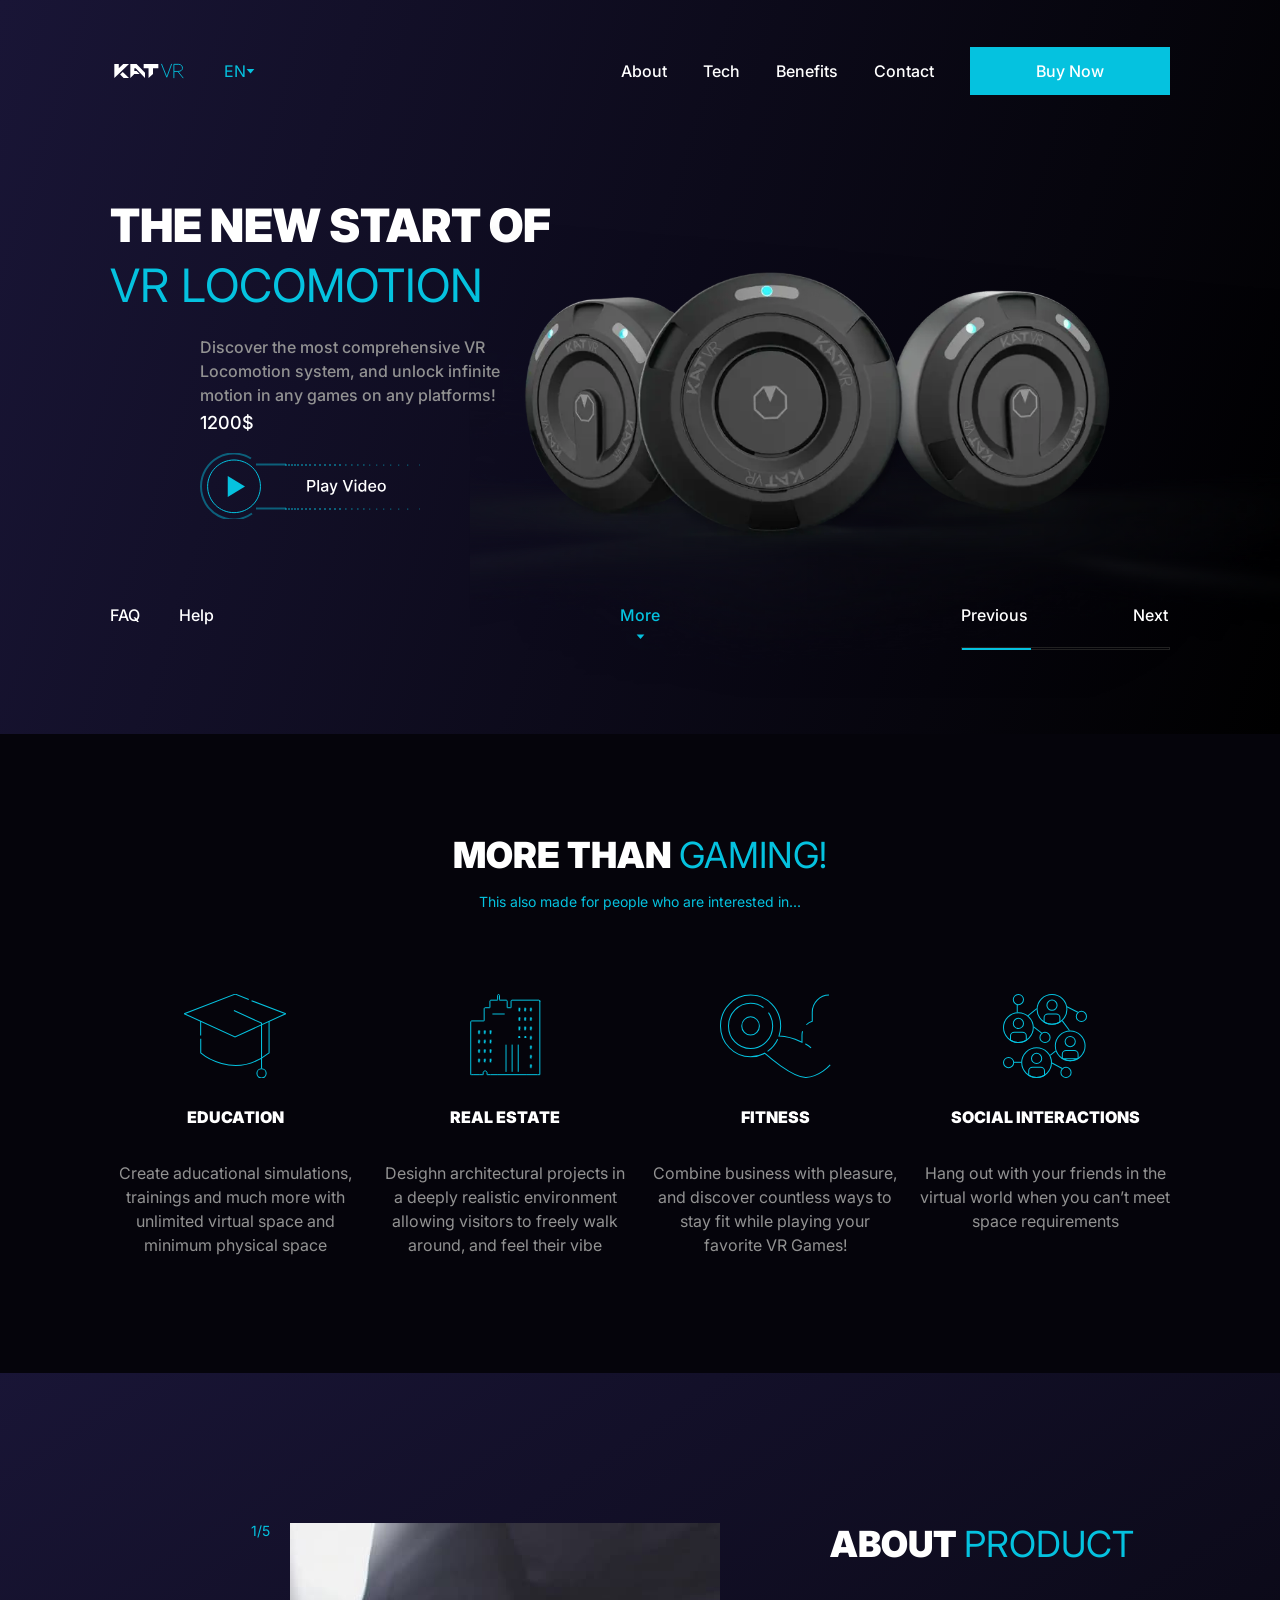
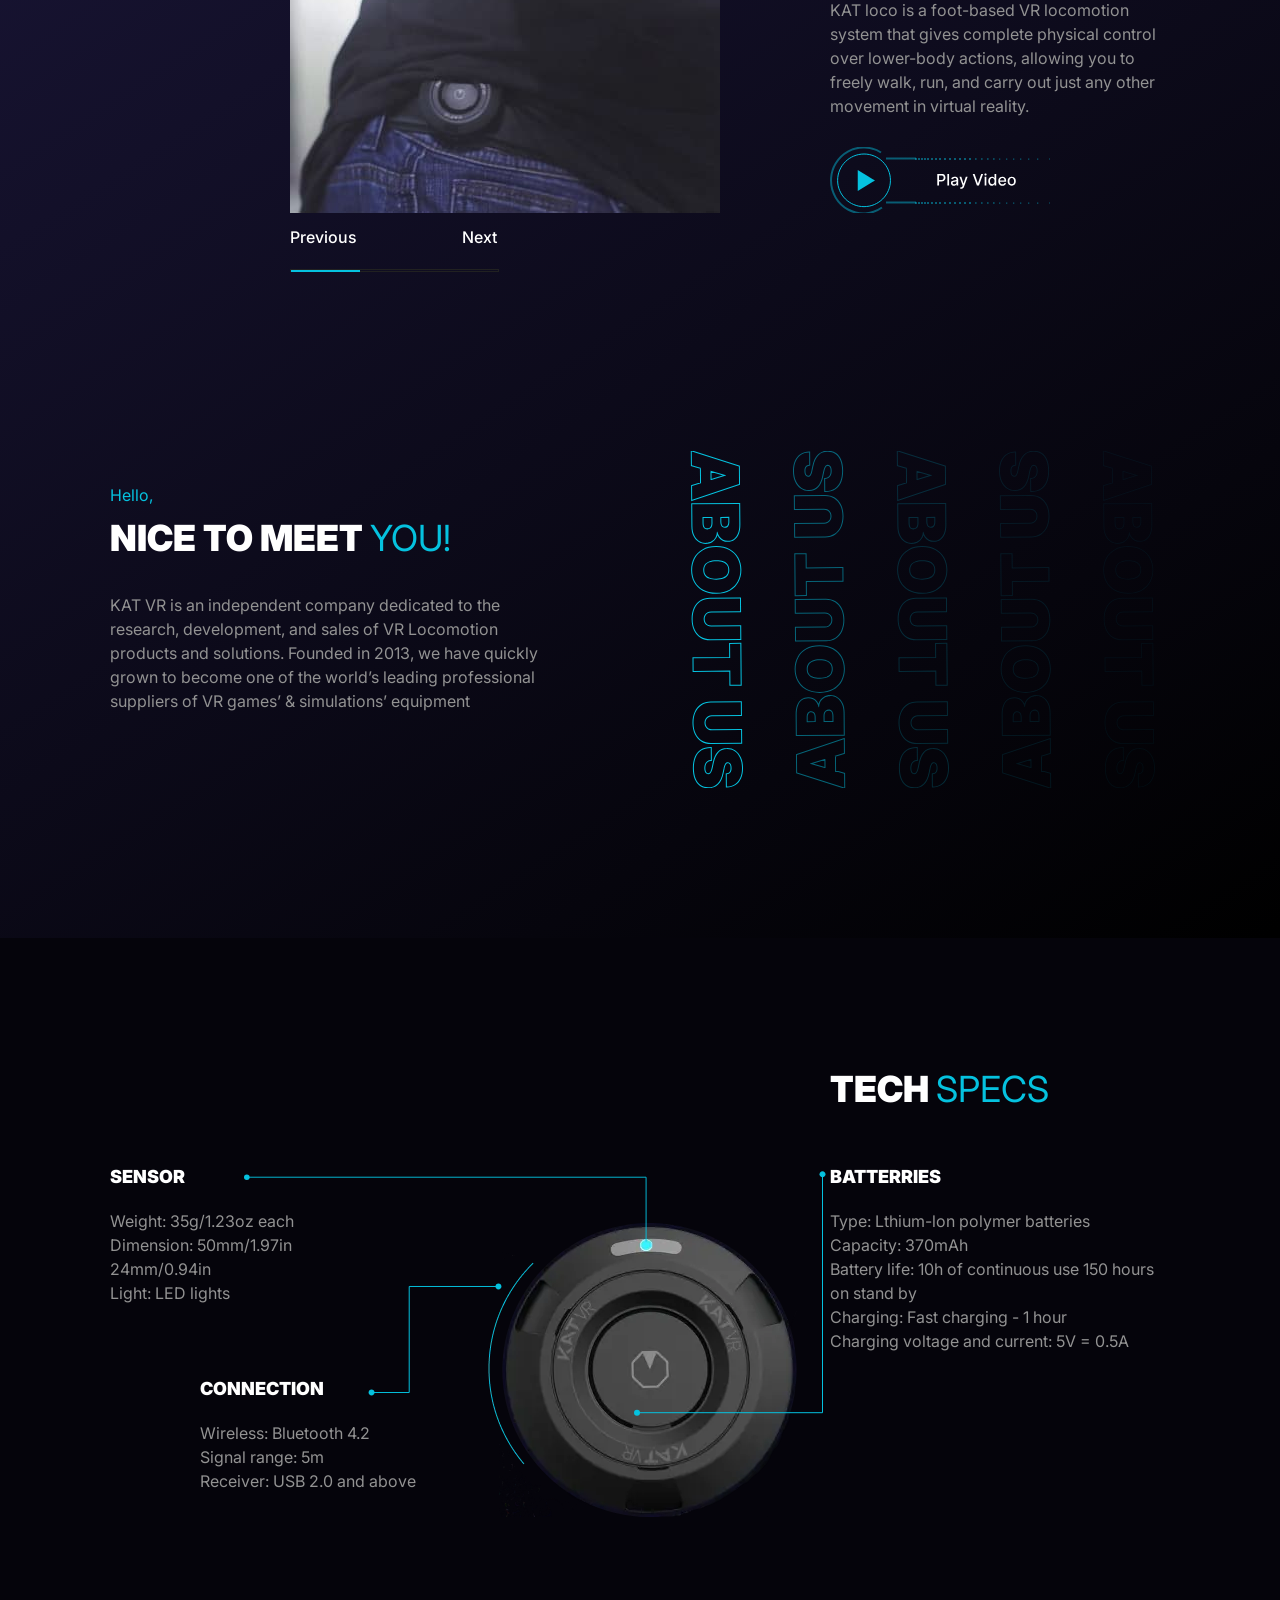
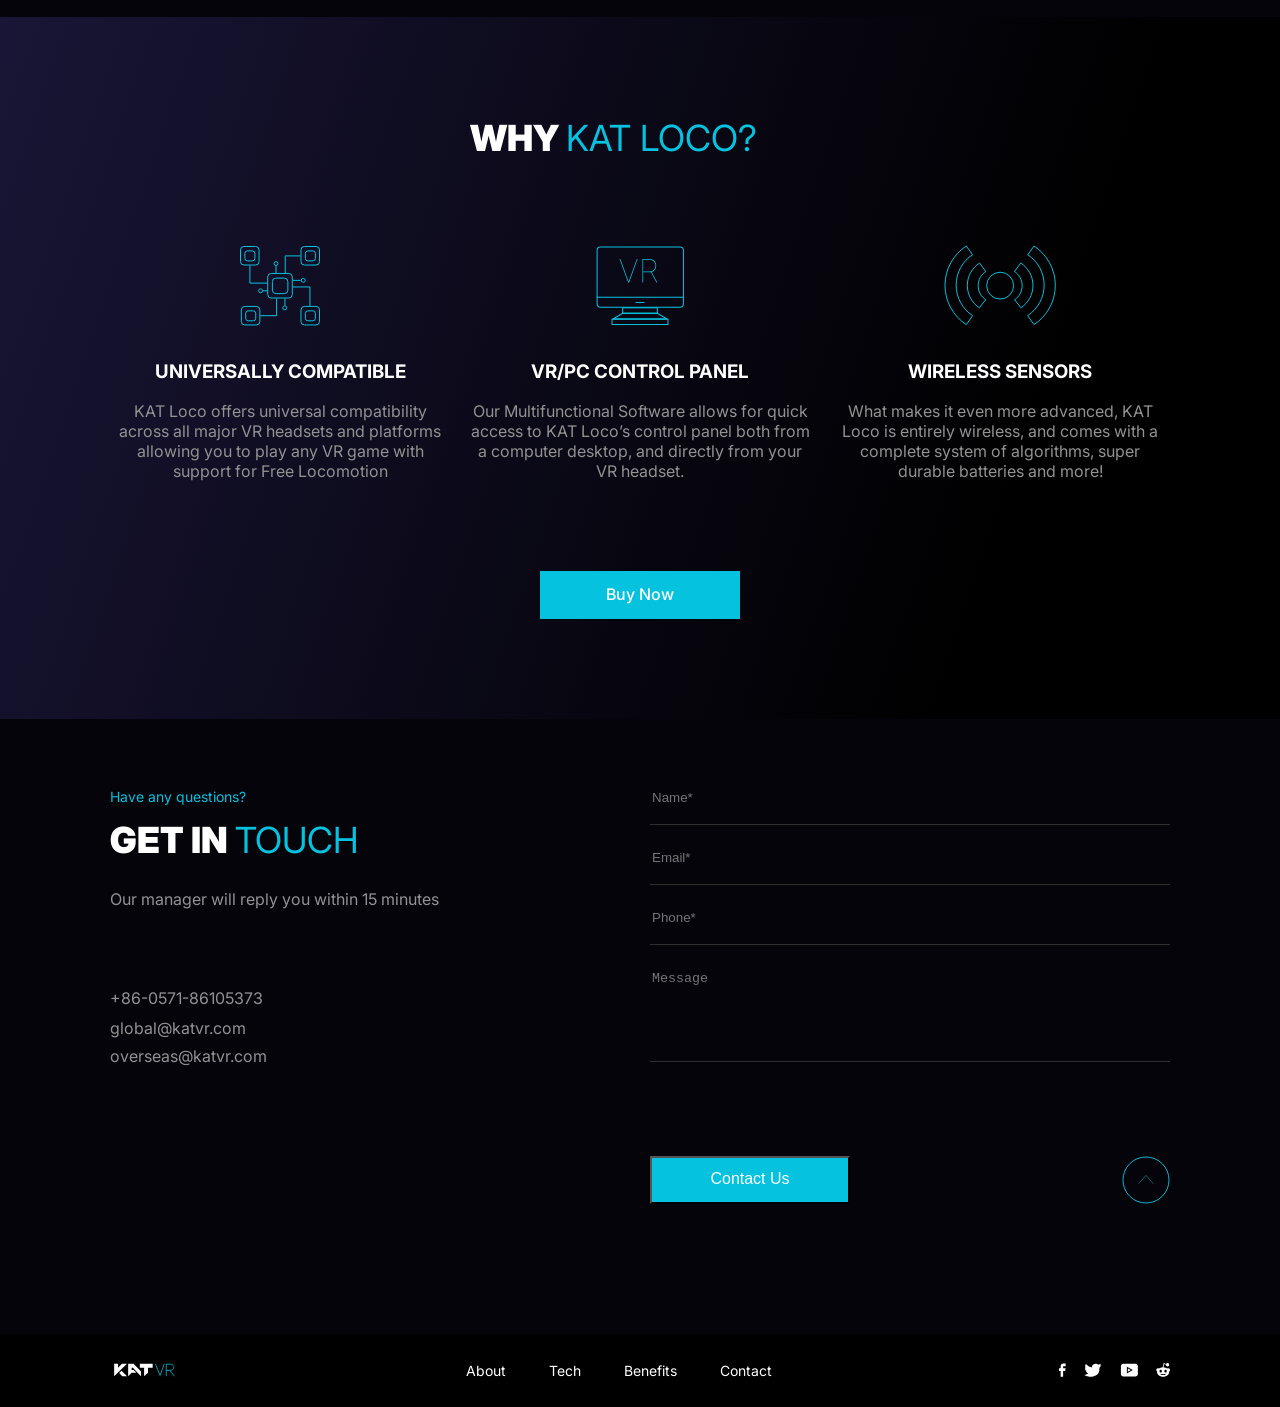
<file: index.html>
<!doctype html><html lang="en" class="page"><head><meta charset="UTF-8"><meta name="viewport" content="width=device-width, initial-scale=1.0"><title>KateVR</title><link rel="icon shortcut" href="logo.41d137af.svg"><link rel="preconnect" href="https://fonts.googleapis.com"><link rel="preconnect" href="https://fonts.gstatic.com"><link href="https://fonts.googleapis.com/css2?family=Inter:ital,opsz,wght@0,14..32,100..900;1,14..32,100..900&display=swap" rel="stylesheet"><link rel="stylesheet" href="main.0b8b5833.css"></head><body class="page__body"> <header class="header" id="header"> <div class="container"> <div class="header__top"> <div class="header__top-bar top-bar"> <div class="top-bar__left"> <a href="index.html" class="top-bar__logo"> <img src="logo.41d137af.svg" alt="KateVR" class="top-bar__logo-img"> </a> <a href="#lang" class="top-bar__lang"> EN <img src="lang-arrow.3261b894.svg" alt="arrow" class="dropdown__button-img"> </a> </div> <nav class="nav top-bar__nav"> <ul class="nav__list"> <li class="nav__item top-bar__item"> <a href="#" class="nav__link"> About </a> </li> <li class="nav__item top-bar__item"> <a href="#" class="nav__link"> Tech </a> </li> <li class="nav__item top-bar__item"> <a href="#" class="nav__link"> Benefits </a> </li> <li class="nav__item top-bar__item"> <a href="#" class="nav__link"> Contact </a> </li> <li class="nav__item top-bar__item"> <a href="#" class="buy nav__link nav__link--buy"> Buy Now </a> </li> <li class="nav__item top-bar__item"> <a href="#menu" class="nav__link top-bar__menu"> <img src="burger-menu.7482d771.svg" alt="burger menu" class="top-bar__menu"> </a> </li> </ul> </nav> </div> <img src="katvr.34467a62.png" alt="KateVR" class="header__img"> <h1 class="header__title"> THE NEW START OF <br> <span class="span">VR LOCOMOTION</span> </h1> <p class="header__desc"> Discover the most comprehensive VR Locomotion system, and unlock infinite motion in any games on any platforms! </p> <h4 class="header__price">1200$</h4> <a href="#video" class="header__play play"></a> <div class="bottom header__bottom"> <nav class="bottom__nav nav"> <ul class="bottom__list nav__list"> <div class="bottom__left"> <li class="bottom__item nav__item"> <a href="#" class="bottom__link nav__link"> FAQ </a> </li> <li class="bottom__item nav__item"> <a href="#help" class="bottom__link nav__link"> Help </a> </li> </div> <div class="bottom__center"> <li class="bottom__item nav__item"> <a href="#" class="bottom__link bottom__link--more nav__link"> More <img src="arrow.3261b894.svg" alt="arrow" class="bottom__link-img"> </a> </li> </div> <div class="bottom__right cycle"> <div class="cycle__buttons"> <li class="bottom__item nav__item"> <a href="#" class="bottom__link cycle__button cycle__button--inaccessible nav__link"> Previous </a> </li> <li class="bottom__item nav__item"> <a href="#" class="bottom__link cycle__button nav__link"> Next </a> </li> </div> <div class="cycle__line"> <div class="cycle__current"></div> </div> </div> </ul> </nav> </div> </div> </div> <a href="#" class="buy page__buy"> Buy Now </a> </header> <aside class="lang menu page__menu" id="lang"> <div class="lang__top menu__top"> <div class="container"> <div class="lang__top-bar top-bar"> <a href="#" class="top-bar__back"> <img src="arrow.5b9c2a75.svg" alt="back arrow" class="top-bar__back-img"> </a> </div> </div> <nav class="menu__nav nav"> <ul class="menu__list nav__list"> <li class="menu__item nav__item"> <a href="#" class="menu__link nav__link"> English </a> </li> <li class="menu__item nav__item"> <a href="#" class="menu__link nav__link"> Arabic </a> </li> <li class="menu__item nav__item"> <a href="#" class="menu__link nav__link"> Chinese (Simplified) </a> </li> <li class="menu__item nav__item"> <a href="#" class="menu__link nav__link"> Chinese (Traditional) </a> </li> <li class="menu__item nav__item"> <a href="#" class="menu__link nav__link"> French </a> </li> <li class="menu__item nav__item"> <a href="#" class="menu__link nav__link"> German </a> </li> <li class="menu__item nav__item"> <a href="#" class="menu__link nav__link"> Italian </a> </li> <li class="menu__item nav__item"> <a href="#" class="menu__link nav__link"> Polish </a> </li> <li class="menu__item nav__item"> <a href="#" class="menu__link nav__link"> Russian </a> </li> <li class="menu__item nav__item"> <a href="#" class="menu__link nav__link"> Ukrainian </a> </li> </ul> </nav> </div> <div class="menu__bottom"></div> </aside> <aside class="menu page__menu" id="menu"> <div class="menu__top"> <div class="container"> <div class="menu__top-bar top-bar"> <a href="#" class="top-bar__cross"> <img src="cross.4dbf2d62.svg" alt="cross" class="top-bar__cross-img"> </a> </div> </div> <nav class="menu__nav nav"> <ul class="menu__list nav__list"> <li class="menu__item nav__item"> <a href="#" class="menu__link nav__link"> About </a> </li> <li class="menu__item nav__item"> <a href="#" class="menu__link nav__link"> Tech </a> </li> <li class="menu__item nav__item"> <a href="#" class="menu__link nav__link"> Benefits </a> </li> <li class="menu__item nav__item"> <a href="#" class="menu__link nav__link"> Contact </a> </li> <li class="menu__item nav__item"> <a href="#lang" class="menu__link nav__link"> Language </a> </li> <li class="menu__item nav__item"> <a href="#" class="menu__link nav__link"> FAQ </a> </li> <li class="menu__item nav__item"> <a href="#help" class="menu__link nav__link"> Help </a> </li> </ul> </nav> </div> <div class="menu__bottom"></div> </aside> <aside class="help menu page__menu" id="help"> <div class="menu__top"> <div class="container"> <div class="menu__top-bar top-bar"> <a href="#" class="top-bar__cross"> <img src="cross.4dbf2d62.svg" alt="cross" class="top-bar__cross-img"> </a> </div> <div class="help__content"> <h2 class="help__title"> HOW CAN WE <span class="span">HELP</span> YOU? </h2> <p class="help__desc"> Welcome to our help center. Our goal is to make the process of getting acquainted and purchase as easy and pleasant as possible. Need help with your KAT VR loco product? Many product questions can be resolved by reviewing our Product Support <a href="#" class="help__link"> FAQs </a> . <br> <br> Please also feel free to <a href="#" class="help__link"> Contact Us </a> directly should you need anything further. We’re happy to help. </p> <nav class="help__nav"> <ul class="help__list"> <li class="help__item"> <a href="#" class="help__link"> Instruction manual </a> </li> <li class="help__item"> <a href="#" class="help__link"> Where to go for a warranty </a> </li> <li class="help__item"> <a href="#" class="help__link"> Service Policy </a> </li> </ul> </nav> <div class="contacts help__contacts"> <a href="tel:+86057186105373" class="contacts__contact help__contact"> +86-0571-86105373 </a> <div class="contacts__emails help__emails"> <a href="mailto:global@katvr.com" class="contacts__contact help__contact"> global@katvr.com </a> <a href="mailto:overseas@katvr.com" class="contacts__contact help__contact"> overseas@katvr.com </a> </div> </div> </div> </div> </div> <div class="menu__bottom"></div> </aside> <aside class="menu page__menu video" id="video"> <div class="video__border"> <div class="container"> <div class="menu__top-bar top-bar"> <a href="#" class="top-bar__cross"> <img src="cross.4dbf2d62.svg" alt="cross" class="top-bar__cross-img"> </a> </div> </div> </div> <iframe class="video__iframe" src="https://www.youtube.com/embed/0i90ofcGBY8?si=1PqNB7y_t0RyFOdL"></iframe> </aside> <main class="main"> <section class="details"> <div class="container"> <div class="details__content"> <h2 class="details__title"> MORE THAN <span class="span">GAMING!</span> </h2> <p class="details__desc"> This also made for people who are interested in... </p> <div class="details__block"> <div class="detail details__detail"> <img src="education.dec83b2a.svg" alt="education" class="detail__img"> <h3 class="detail__title">EDUCATION</h3> <p class="detail__desc"> Create aducational simulations, trainings and much more with unlimited virtual space and minimum physical space </p> </div> <div class="detail details__detail"> <img src="real-estate.3ffa3dbe.svg" alt="real estate" class="detail__img"> <h3 class="detail__title">REAL ESTATE</h3> <p class="detail__desc"> Desighn architectural projects in a deeply realistic environment allowing visitors to freely walk around, and feel their vibe </p> </div> <div class="detail details__detail"> <img src="fitness.2fa05234.svg" alt="fitness" class="detail__img"> <h3 class="detail__title">FITNESS</h3> <p class="detail__desc"> Combine business with pleasure, and discover countless ways to stay fit while playing your favorite VR Games! </p> </div> <div class="detail details__detail"> <img src="social-interactions.509f36b7.svg" alt="social interactions" class="detail__img"> <h3 class="detail__title">SOCIAL INTERACTIONS</h3> <p class="detail__desc"> Hang out with your friends in the virtual world when you can’t meet space requirements </p> </div> </div> </div> </div> </section> <section class="about"> <div class="container"> <div class="about__content"> <h2 class="about__title about__title--1"> ABOUT <span class="span">PRODUCT</span> </h2> <p class="about__counter">1/5</p> <img src="image.848ee3c4.png" alt="KateVR on belt" class="about__img"> <div class="about__cycle-block cycle"> <div class="cycle__buttons"> <a href="#" class="about__cycle-button cycle__button cycle__button--inaccessible"> Previous </a> <a href="#" class="about__cycle-button cycle__button"> Next </a> </div> <div class="cycle__line"><div class="cycle__current"></div></div> </div> <p class="about__desc about__desc--1"> KAT loco is a foot-based VR locomotion system that gives complete physical control over lower-body actions, allowing you to freely walk, run, and carry out just any other movement in virtual reality. </p> <a href="#video" class="about__play play"></a> <p class="about__pre-title">Hello,</p> <h2 class="about__title about__title--2"> NICE TO MEET <span class="span">YOU!</span> </h2> <p class="about__desc about__desc--2"> KAT VR is an independent company dedicated to the research, development, and sales of VR Locomotion products and solutions. Founded in 2013, we have quickly grown to become one of the world’s leading professional suppliers of VR games’ & simulations’ equipment </p> <div class="about__about-us-block"> <img src="about-us.43370a8c.svg" alt="about-us" class="about__about-us-img about__about-us-img--1"> <img src="about-us.43370a8c.svg" alt="about-us" class="about__about-us-img about__about-us-img--2 about__about-us-img--rotate"> <img src="about-us.43370a8c.svg" alt="about-us" class="about__about-us-img about__about-us-img--3"> <img src="about-us.43370a8c.svg" alt="about-us" class="about__about-us-img about__about-us-img--4 about__about-us-img--rotate"> <img src="about-us.43370a8c.svg" alt="about-us" class="about__about-us-img about__about-us-img--5"> <img src="about-us.43370a8c.svg" alt="about-us" class="about__about-us-img about__about-us-img--6 about__about-us-img--rotate"> <img src="about-us.43370a8c.svg" alt="about-us" class="about__about-us-img about__about-us-img--7"> </div> </div> </div> </section> <section class="specs"> <div class="container"> <div class="specs__content"> <h2 class="specs__title"> TECH <span class="span">SPECS</span> </h2> <div class="spec spec--sensor specs__spec"> <h3 class="spec__title">SENSOR</h3> <p class="spec__desc"> Weight: 35g/1.23oz each <br> Dimension: 50mm/1.97in <br> 24mm/0.94in <br> Light: LED lights </p> </div> <div class="spec spec--batterries specs__spec"> <h3 class="spec__title">BATTERRIES</h3> <p class="spec__desc"> Type: Lthium-lon polymer batteries <br> Capacity: 370mAh <br> Battery life: 10h of continuous use 150 hours on stand by <br> Charging: Fast charging - 1 hour <br> Charging voltage and current: 5V = 0.5A </p> </div> <div class="spec spec--connection specs__spec"> <h3 class="spec__title">CONNECTION</h3> <p class="spec__desc"> Wireless: Bluetooth 4.2 <br> Signal range: 5m <br> Receiver: USB 2.0 and above </p> </div> <div class="dropdown dropdown--sensor"> <div class="dropdown__inner"> <button href="#" type="button" class="dropdown__icon"></button> <div class="dropdown__content"> <h3 class="dropdown__title">SENSOR</h3> <p class="dropdown__desc"> Weight: 35g/1.23oz each <br> Dimension: 50mm/1.97in <br> 24mm/0.94in <br> Light: LED lights </p> </div> </div> </div> <div class="dropdown dropdown--batteries"> <div class="dropdown__inner"> <button href="#" type="button" class="dropdown__icon"></button> <div class="dropdown__content"> <h3 class="dropdown__title">BATTERRIES</h3> <p class="dropdown__desc"> Type: Lthium-lon polymer batteries <br> Capacity: 370mAh <br> Battery life: 10h of continuous use 150 hours on stand by <br> Charging: Fast charging - 1 hour <br> Charging voltage and current: 5V = 0.5A </p> </div> </div> </div> <div class="dropdown dropdown--connection"> <div class="dropdown__inner"> <button href="#" type="button" class="dropdown__icon"></button> <div class="dropdown__content"> <h3 class="dropdown__title">CONNECTION</h3> <p class="dropdown__desc"> Wireless: Bluetooth 4.2 <br> Signal range: 5m <br> Receiver: USB 2.0 and above </p> </div> </div> </div> </div> </div> </section> <section class="whys"> <div class="container"> <div class="whys__content"> <h2 class="whys__title"> WHY <span class="span">KAT LOCO?</span> </h2> <div class="why whys__why"> <img src="universally-compatible.6d434466.svg" alt="universally-compatible" class="why__img"> <h3 class="why__title">UNIVERSALLY COMPATIBLE</h3> <p class="why__desc"> KAT Loco offers universal compatibility across all major VR headsets and platforms allowing you to play any VR game with support for Free Locomotion </p> </div> <div class="why whys__why"> <img src="control-panel.2aaffc62.svg" alt="control-panel" class="why__img"> <h3 class="why__title">VR/PC CONTROL PANEL</h3> <p class="why__desc"> Our Multifunctional Software allows for quick access to KAT Loco’s control panel both from a computer desktop, and directly from your VR headset. </p> </div> <div class="why whys__why"> <img src="wireless-sensors.1dd08883.svg" alt="wireless-sensors" class="why__img"> <h3 class="why__title">WIRELESS SENSORS</h3> <p class="why__desc"> What makes it even more advanced, KAT Loco is entirely wireless, and comes with a complete system of algorithms, super durable batteries and more! </p> </div> <a href="#" class="buy whys__buy"> Buy Now </a> </div> </div> </section> <section class="contact-us"> <div class="container"> <div class="contact-us__content"> <p class="contact-us__pre-title">Have any questions?</p> <h3 class="contact-us__title"> GET IN <span class="span">TOUCH</span> </h3> <form onsubmit="this.reset(); return false;" id="form" action="#" method="post" class="contact-us__form"> <input type="text" name="name" class="contact-us__input" placeholder="Name*" required> <input type="email" name="email" class="contact-us__input" placeholder="Email*" required> <input type="number" name="phone" class="contact-us__input" placeholder="Phone*" required> <textarea name="message" class="contact-us__message" placeholder="Message" required></textarea> </form> <button type="submit" form="form" class="contact-us__submit"> Contact Us </button> <a href="#header" class="contact-us__to-top"></a> <p class="contact-us__note"> Our manager will reply you within 15 minutes </p> <div class="contact-us__contacts contacts"> <a href="tel:+86057186105373" class="contact-us__contact contacts__contact"> +86-0571-86105373 </a> <div class="contact-us__emails contacts__emails"> <a href="mailto:global@katvr.com" class="contact-us__contact contacts__contact"> global@katvr.com </a> <a href="mailto:overseas@katvr.com" class="contact-us__contact contacts__contact"> overseas@katvr.com </a> </div> </div> </div> </div> </section> </main> <footer class="footer"> <div class="container"> <div class="footer__content"> <a href="index.html" class="footer__logo"> <img src="logo.41d137af.svg" alt="KateVR" class="footer__logo-img"> </a> <nav class="footer__nav nav"> <ul class="footer__list"> <li class="footer__link nav__item"> <a href="#" class="footer__link nav__link"> About </a> </li> <li class="footer__link nav__item"> <a href="#" class="footer__link nav__link"> Tech </a> </li> <li class="footer__link nav__item"> <a href="#" class="footer__link nav__link"> Benefits </a> </li> <li class="footer__link nav__item"> <a href="#" class="footer__link nav__link"> Contact </a> </li> </ul> </nav> <div class="contacts footer__contacts"> <a href="tel:+86057186105373" class="contacts__contact footer__contact"> +86-0571-86105373 </a> <a href="mailto:global@katvr.com" class="contacts__contact footer__contact"> global@katvr.com </a> <a href="mailto:overseas@katvr.com" class="contacts__contact footer__contact"> overseas@katvr.com </a> </div> <div class="footer__socials"> <a href="#" class="footer__social"> <img src="facebook.9e525aa9.svg" alt="facebook" class="footer__social-img"> </a> <a href="#" class="footer__social"> <img src="twitter.266cdc85.svg" alt="twitter" class="footer__social-img"> </a> <a href="#" class="footer__social"> <img src="youtube.3b3d4146.svg" alt="youtube" class="footer__social-img"> </a> <a href="#" class="footer__social"> <img src="reddit.5dbee7d1.svg" alt="reddit" class="footer__social-img"> </a> </div> </div> </div> </footer> <script src="main.31275738.js"></script> </body></html>
</file>
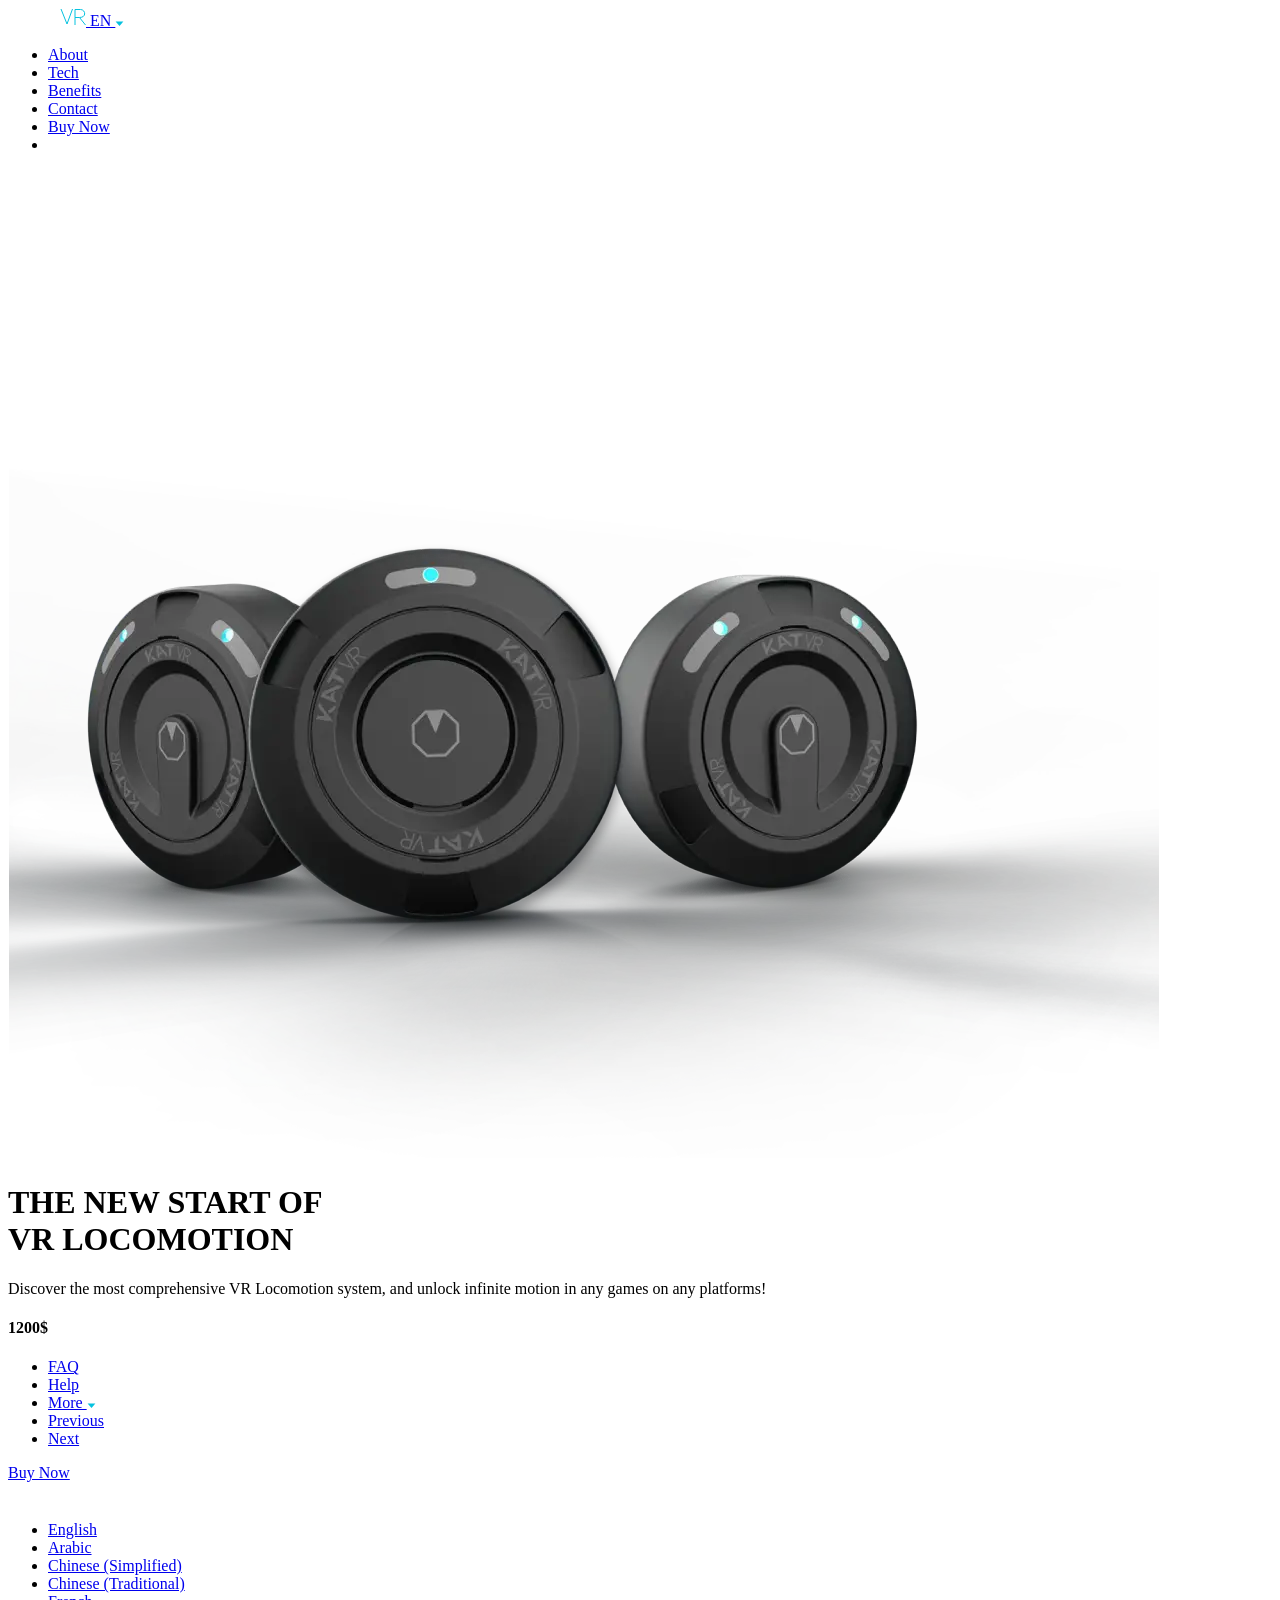
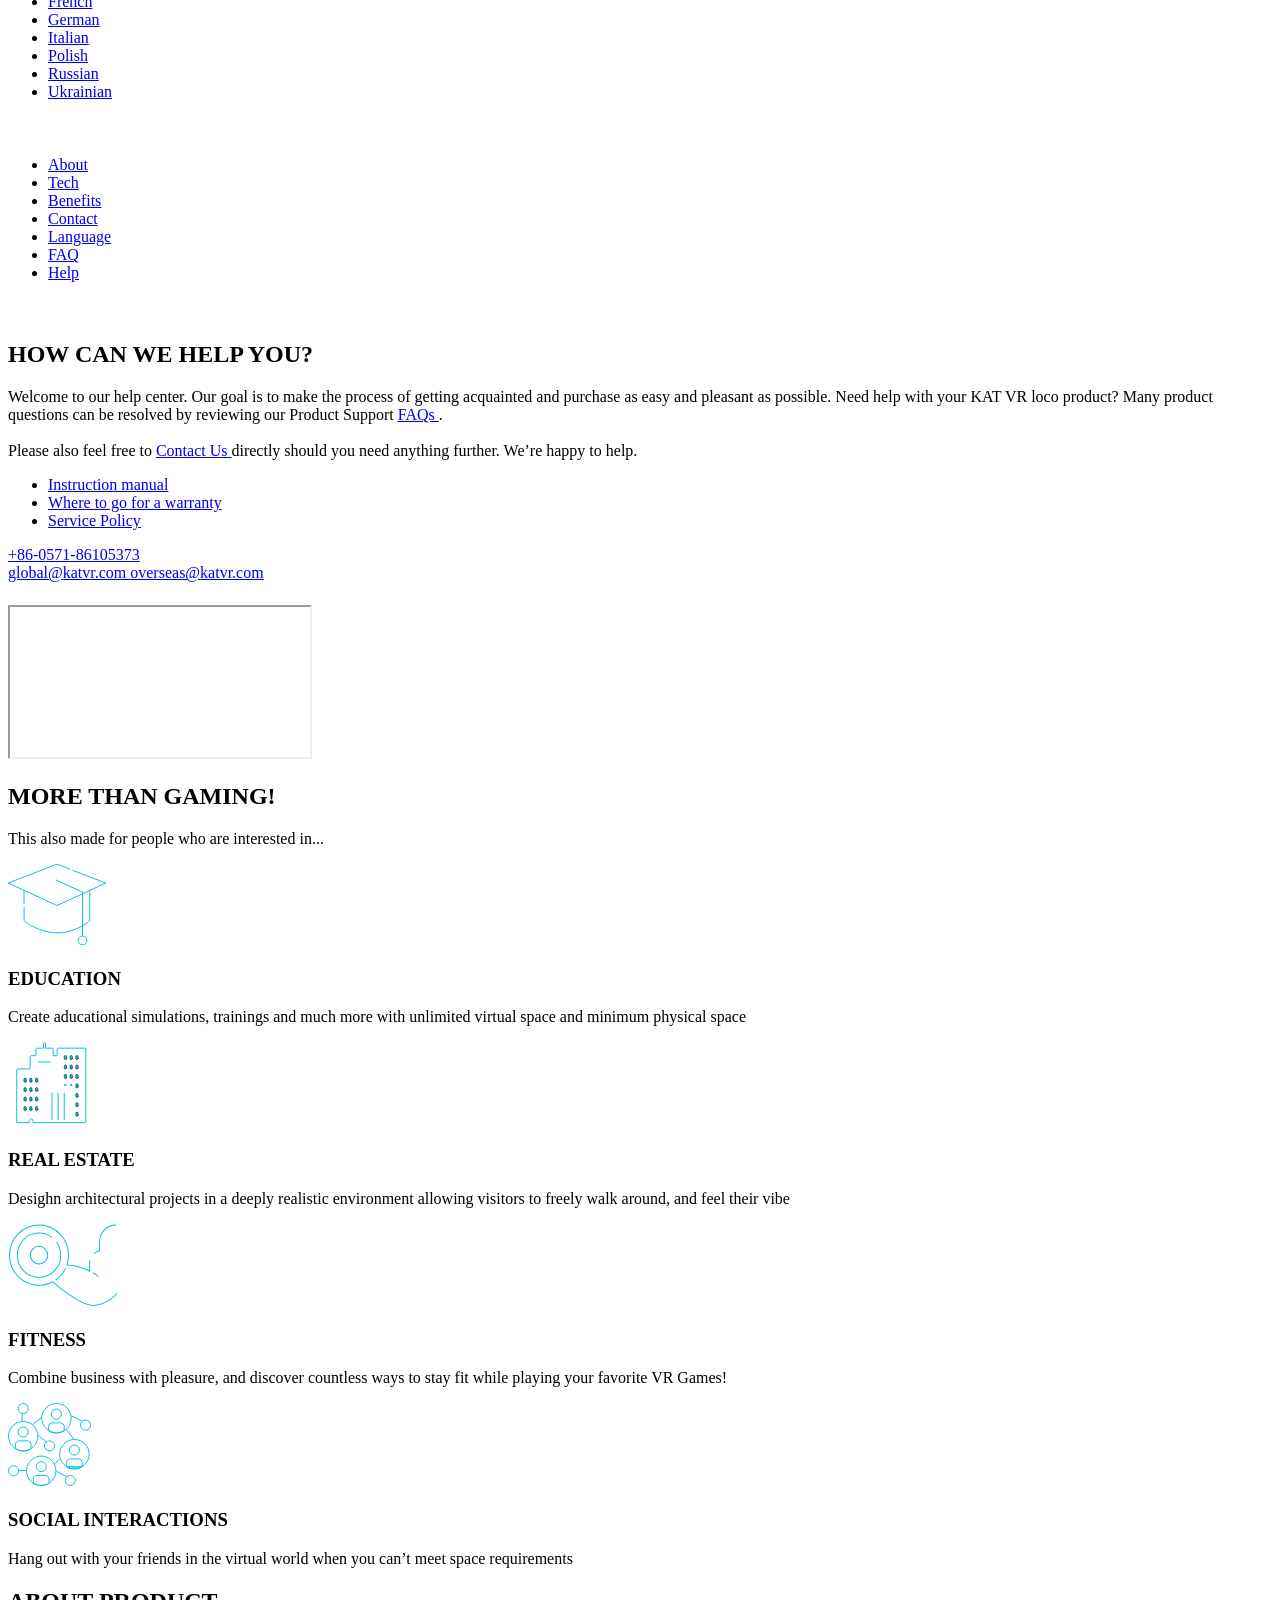
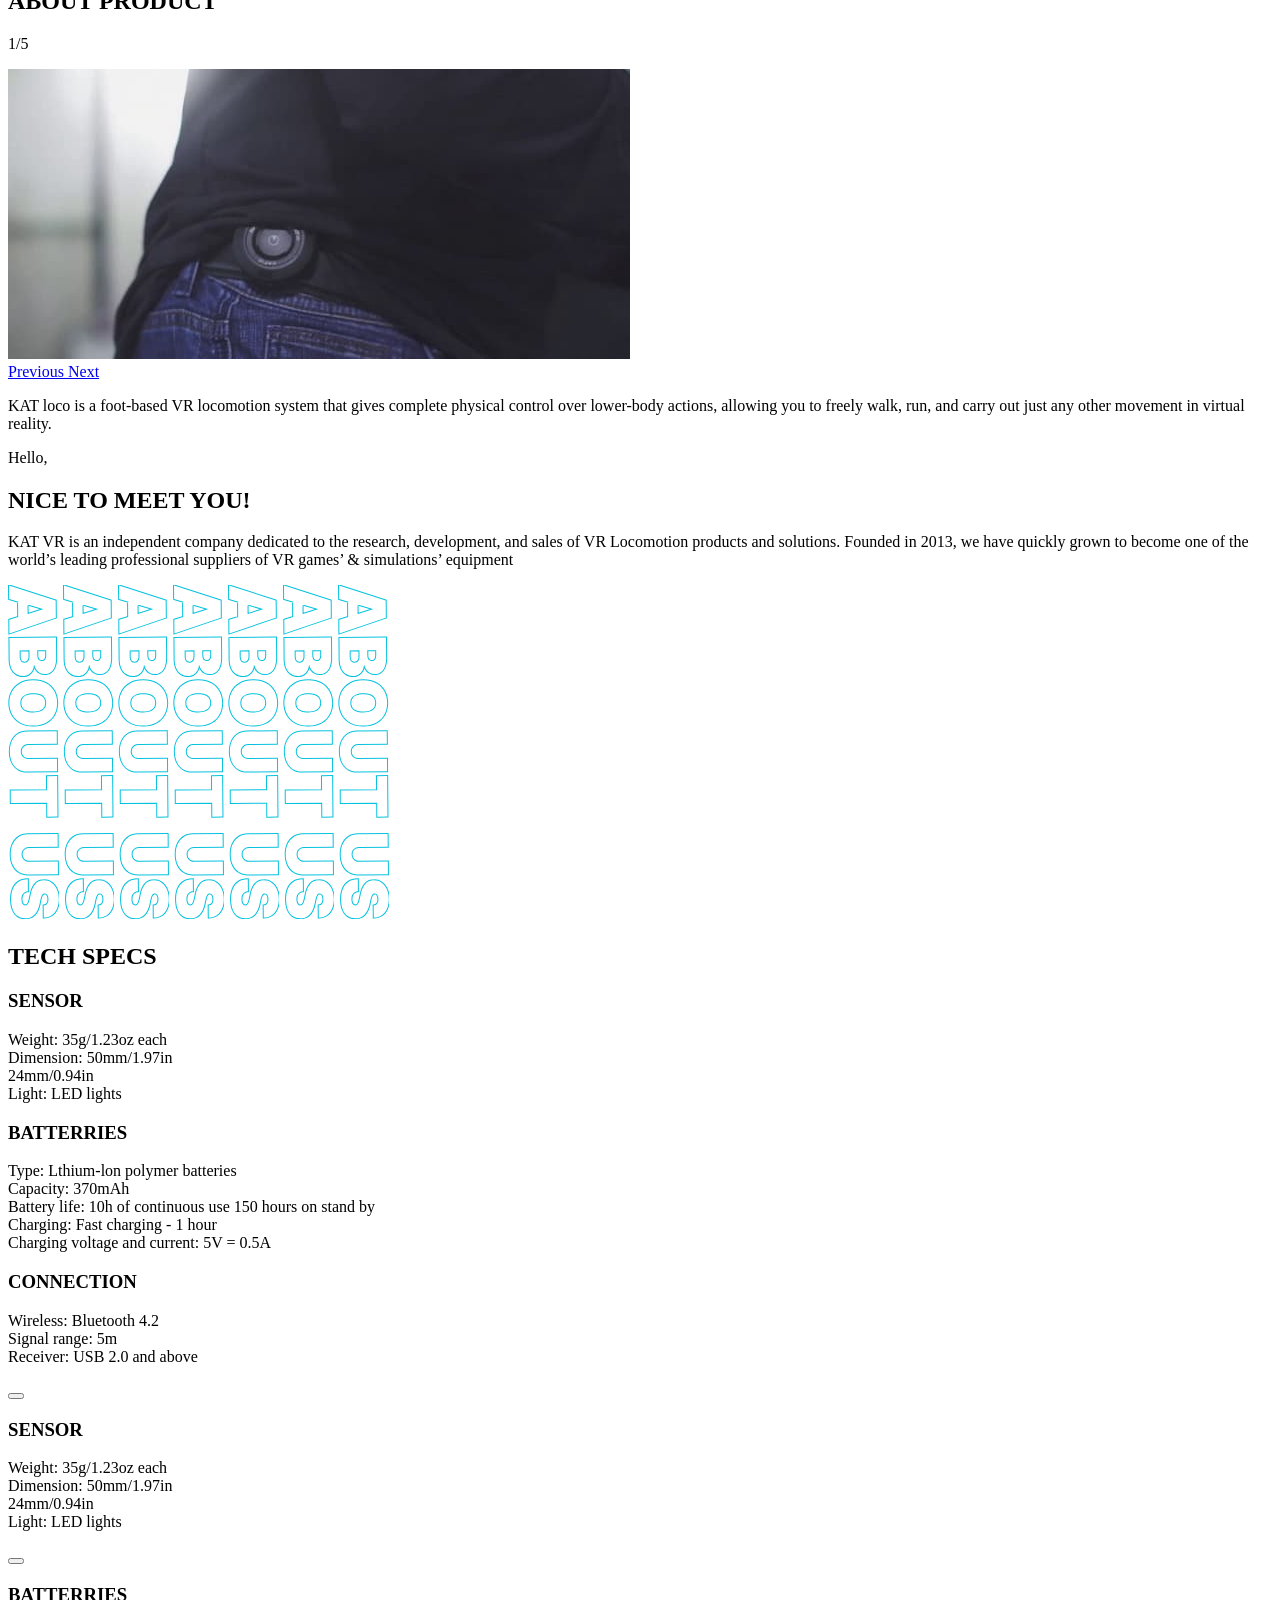
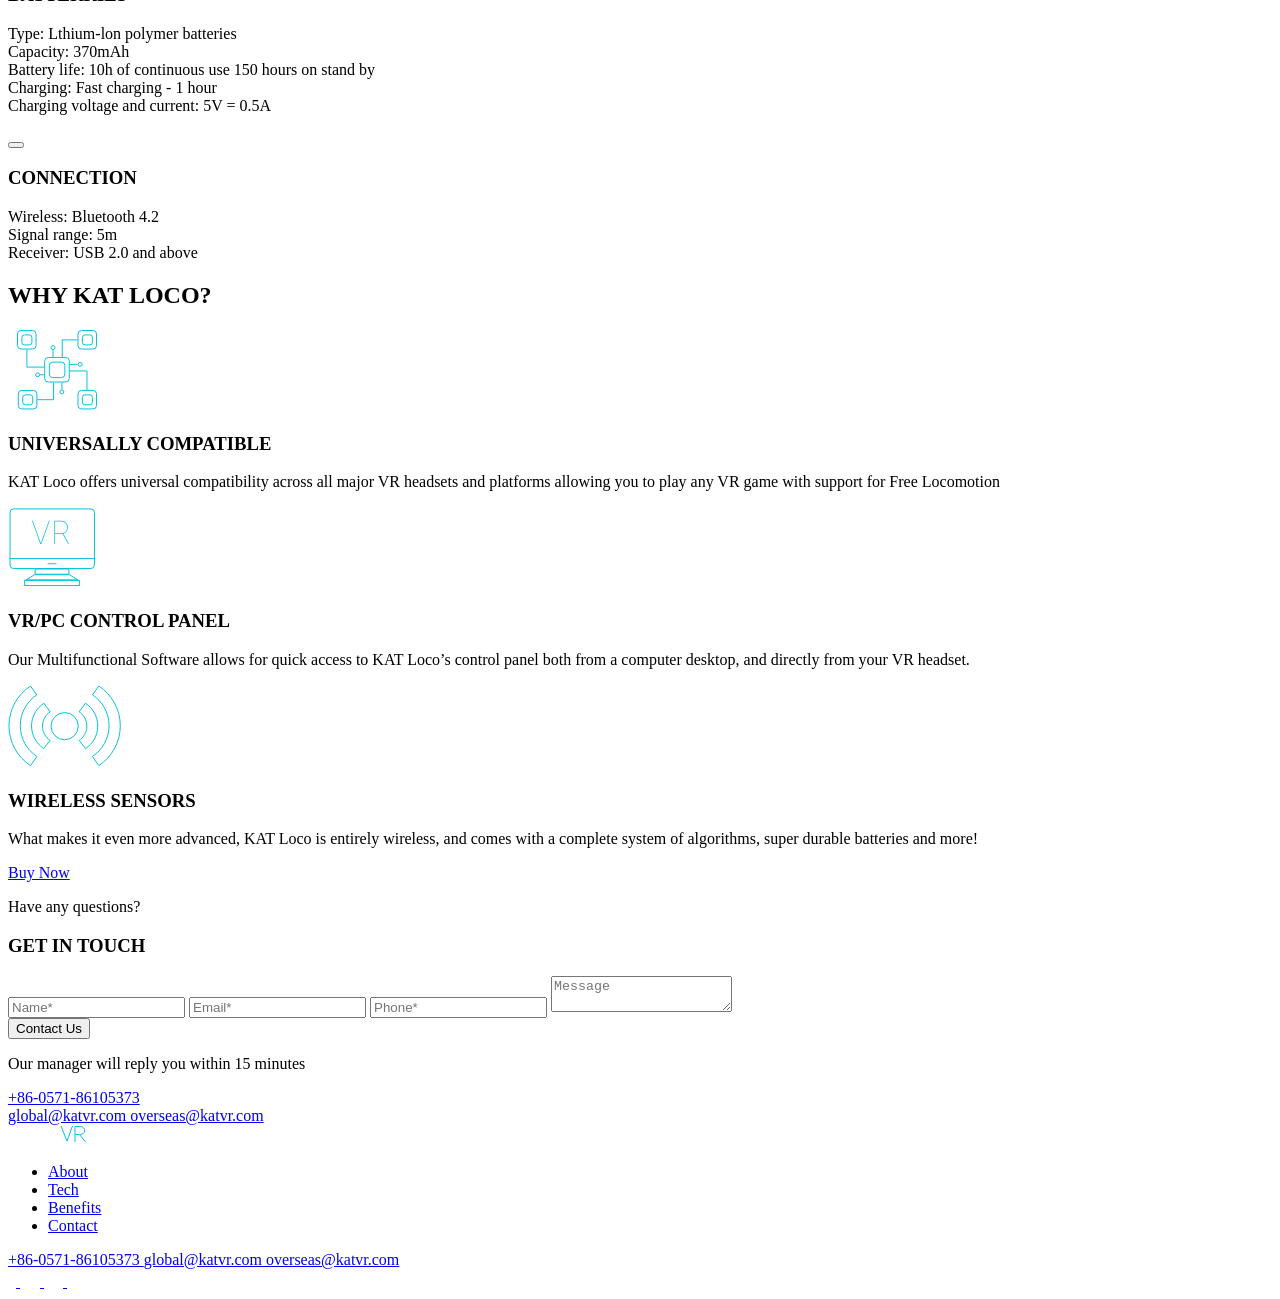
<file: src/index.html>
<!doctype html>
<html
  lang="en"
  class="page"
>
  <head>
    <meta charset="UTF-8" />
    <meta
      name="viewport"
      content="width=device-width, initial-scale=1.0"
    />
    <title>KateVR</title>
    <link
      rel="shortcut icon"
      href="./images/header/logo.svg"
    />
    <link
      rel="preconnect"
      href="https://fonts.googleapis.com"
    />
    <link
      rel="preconnect"
      href="https://fonts.gstatic.com"
    />
    <link
      href="https://fonts.googleapis.com/css2?family=Inter:ital,opsz,wght@0,14..32,100..900;1,14..32,100..900&display=swap"
      rel="stylesheet"
    />
    <link
      rel="stylesheet"
      href="./styles/main.scss"
    />
  </head>
  <body class="page__body">
    <header
      class="header"
      id="header"
    >
      <div class="container">
        <div class="header__top">
          <div class="top-bar header__top-bar">
            <div class="top-bar__left">
              <a
                href="index.html"
                class="top-bar__logo"
              >
                <img
                  src="./images/header/logo.svg"
                  alt="KateVR"
                  class="top-bar__logo-img"
                />
              </a>
              <a
                href="#lang"
                class="top-bar__lang"
              >
                EN
                <img
                  src="./images/header/lang-arrow.svg"
                  alt="arrow"
                  class="dropdown__button-img"
                />
              </a>
            </div>
            <nav class="nav top-bar__nav">
              <ul class="nav__list">
                <li class="nav__item top-bar__item">
                  <a
                    href="#"
                    class="nav__link"
                  >
                    About
                  </a>
                </li>
                <li class="nav__item top-bar__item">
                  <a
                    href="#"
                    class="nav__link"
                  >
                    Tech
                  </a>
                </li>
                <li class="nav__item top-bar__item">
                  <a
                    href="#"
                    class="nav__link"
                  >
                    Benefits
                  </a>
                </li>
                <li class="nav__item top-bar__item">
                  <a
                    href="#"
                    class="nav__link"
                  >
                    Contact
                  </a>
                </li>
                <li class="nav__item top-bar__item">
                  <a
                    href="#"
                    class="nav__link nav__link--buy buy"
                  >
                    Buy Now
                  </a>
                </li>
                <li class="nav__item top-bar__item">
                  <a
                    href="#menu"
                    class="nav__link top-bar__menu"
                  >
                    <img
                      src="./images/header/burger-menu.svg"
                      alt="burger menu"
                      class="top-bar__menu"
                    />
                  </a>
                </li>
              </ul>
            </nav>
          </div>
          <img
            src="./images/header/katvr.png"
            alt="KateVR"
            class="header__img"
          />
          <h1 class="header__title">
            THE NEW START OF
            <br />
            <span class="span">VR LOCOMOTION</span>
          </h1>
          <p class="header__desc">
            Discover the most comprehensive VR Locomotion system, and unlock
            infinite motion in any games on any platforms!
          </p>
          <h4 class="header__price">1200$</h4>
          <a
            href="#video"
            class="header__play play"
          ></a>
          <div class="header__bottom bottom">
            <nav class="bottom__nav nav">
              <ul class="bottom__list nav__list">
                <div class="bottom__left">
                  <li class="bottom__item nav__item">
                    <a
                      href="#"
                      class="bottom__link nav__link"
                    >
                      FAQ
                    </a>
                  </li>
                  <li class="bottom__item nav__item">
                    <a
                      href="#help"
                      class="bottom__link nav__link"
                    >
                      Help
                    </a>
                  </li>
                </div>
                <div class="bottom__center">
                  <li class="bottom__item nav__item">
                    <a
                      href="#"
                      class="bottom__link nav__link bottom__link--more"
                    >
                      More
                      <img
                        src="./images/header/arrow.svg"
                        alt="arrow"
                        class="bottom__link-img"
                      />
                    </a>
                  </li>
                </div>
                <div class="bottom__right cycle">
                  <div class="cycle__buttons">
                    <li class="bottom__item nav__item">
                      <a
                        href="#"
                        class="bottom__link nav__link cycle__button cycle__button--inaccessible"
                      >
                        Previous
                      </a>
                    </li>
                    <li class="bottom__item nav__item">
                      <a
                        href="#"
                        class="bottom__link nav__link cycle__button"
                      >
                        Next
                      </a>
                    </li>
                  </div>
                  <div class="cycle__line">
                    <div class="cycle__current"></div>
                  </div>
                </div>
              </ul>
            </nav>
          </div>
        </div>
      </div>
      <a
        href="#"
        class="page__buy buy"
      >
        Buy Now
      </a>
    </header>
    <aside
      class="page__menu menu lang"
      id="lang"
    >
      <div class="lang__top menu__top">
        <div class="container">
          <div class="top-bar lang__top-bar">
            <a
              href="#"
              class="top-bar__back"
            >
              <img
                src="./images/menu/arrow.svg"
                alt="back arrow"
                class="top-bar__back-img"
              />
            </a>
          </div>
        </div>
        <nav class="menu__nav nav">
          <ul class="nav__list menu__list">
            <li class="nav__item menu__item">
              <a
                href="#"
                class="nav__link menu__link"
              >
                English
              </a>
            </li>
            <li class="nav__item menu__item">
              <a
                href="#"
                class="nav__link menu__link"
              >
                Arabic
              </a>
            </li>
            <li class="nav__item menu__item">
              <a
                href="#"
                class="nav__link menu__link"
              >
                Chinese (Simplified)
              </a>
            </li>
            <li class="nav__item menu__item">
              <a
                href="#"
                class="nav__link menu__link"
              >
                Chinese (Traditional)
              </a>
            </li>
            <li class="nav__item menu__item">
              <a
                href="#"
                class="nav__link menu__link"
              >
                French
              </a>
            </li>
            <li class="nav__item menu__item">
              <a
                href="#"
                class="nav__link menu__link"
              >
                German
              </a>
            </li>
            <li class="nav__item menu__item">
              <a
                href="#"
                class="nav__link menu__link"
              >
                Italian
              </a>
            </li>
            <li class="nav__item menu__item">
              <a
                href="#"
                class="nav__link menu__link"
              >
                Polish
              </a>
            </li>
            <li class="nav__item menu__item">
              <a
                href="#"
                class="nav__link menu__link"
              >
                Russian
              </a>
            </li>
            <li class="nav__item menu__item">
              <a
                href="#"
                class="nav__link menu__link"
              >
                Ukrainian
              </a>
            </li>
          </ul>
        </nav>
      </div>
      <div class="menu__bottom"></div>
    </aside>
    <aside
      class="page__menu menu"
      id="menu"
    >
      <div class="menu__top">
        <div class="container">
          <div class="top-bar menu__top-bar">
            <a
              href="#"
              class="top-bar__cross"
            >
              <img
                src="./images/menu/cross.svg"
                alt="cross"
                class="top-bar__cross-img"
              />
            </a>
          </div>
        </div>
        <nav class="menu__nav nav">
          <ul class="menu__list nav__list">
            <li class="menu__item nav__item">
              <a
                href="#"
                class="menu__link nav__link"
              >
                About
              </a>
            </li>
            <li class="menu__item nav__item">
              <a
                href="#"
                class="menu__link nav__link"
              >
                Tech
              </a>
            </li>
            <li class="menu__item nav__item">
              <a
                href="#"
                class="menu__link nav__link"
              >
                Benefits
              </a>
            </li>
            <li class="menu__item nav__item">
              <a
                href="#"
                class="menu__link nav__link"
              >
                Contact
              </a>
            </li>
            <li class="menu__item nav__item">
              <a
                href="#lang"
                class="menu__link nav__link"
              >
                Language
              </a>
            </li>
            <li class="menu__item nav__item">
              <a
                href="#"
                class="menu__link nav__link"
              >
                FAQ
              </a>
            </li>
            <li class="menu__item nav__item">
              <a
                href="#help"
                class="menu__link nav__link"
              >
                Help
              </a>
            </li>
          </ul>
        </nav>
      </div>
      <div class="menu__bottom"></div>
    </aside>
    <aside
      class="page__menu menu help"
      id="help"
    >
      <div class="menu__top">
        <div class="container">
          <div class="top-bar menu__top-bar">
            <a
              href="#"
              class="top-bar__cross"
            >
              <img
                src="./images/menu/cross.svg"
                alt="cross"
                class="top-bar__cross-img"
              />
            </a>
          </div>
          <div class="help__content">
            <h2 class="help__title">
              HOW CAN WE
              <span class="span">HELP</span>
              YOU?
            </h2>
            <p class="help__desc">
              Welcome to our help center. Our goal is to make the process of
              getting acquainted and purchase as easy and pleasant as possible.
              Need help with your KAT VR loco product? Many product questions
              can be resolved by reviewing our Product Support
              <a
                href="#"
                class="help__link"
              >
                FAQs
              </a>
              .
              <br />
              <br />
              Please also feel free to
              <a
                href="#"
                class="help__link"
              >
                Contact Us
              </a>
              directly should you need anything further. We’re happy to help.
            </p>
            <nav class="help__nav">
              <ul class="help__list">
                <li class="help__item">
                  <a
                    href="#"
                    class="help__link"
                  >
                    Instruction manual
                  </a>
                </li>
                <li class="help__item">
                  <a
                    href="#"
                    class="help__link"
                  >
                    Where to go for a warranty
                  </a>
                </li>
                <li class="help__item">
                  <a
                    href="#"
                    class="help__link"
                  >
                    Service Policy
                  </a>
                </li>
              </ul>
            </nav>
            <div class="help__contacts contacts">
              <a
                href="tel:+86057186105373"
                class="help__contact contacts__contact"
              >
                +86-0571-86105373
              </a>
              <div class="help__emails contacts__emails">
                <a
                  href="mailto:global@katvr.com"
                  class="help__contact contacts__contact"
                >
                  global@katvr.com
                </a>
                <a
                  href="mailto:overseas@katvr.com"
                  class="help__contact contacts__contact"
                >
                  overseas@katvr.com
                </a>
              </div>
            </div>
          </div>
        </div>
      </div>
      <div class="menu__bottom"></div>
    </aside>
    <aside
      class="page__menu menu video"
      id="video"
    >
      <div class="video__border">
        <div class="container">
          <div class="top-bar menu__top-bar">
            <a
              href="#"
              class="top-bar__cross"
            >
              <img
                src="./images/menu/cross.svg"
                alt="cross"
                class="top-bar__cross-img"
              />
            </a>
          </div>
        </div>
      </div>
      <iframe
        class="video__iframe"
        src="https://www.youtube.com/embed/0i90ofcGBY8?si=1PqNB7y_t0RyFOdL"
      ></iframe>
    </aside>
    <main class="main">
      <section class="details">
        <div class="container">
          <div class="details__content">
            <h2 class="details__title">
              MORE THAN
              <span class="span">GAMING!</span>
            </h2>
            <p class="details__desc">
              This also made for people who are interested in...
            </p>
            <div class="details__block">
              <div class="details__detail detail">
                <img
                  src="./images/details/education.svg"
                  alt="education"
                  class="detail__img"
                />
                <h3 class="detail__title">EDUCATION</h3>
                <p class="detail__desc">
                  Create aducational simulations, trainings and much more with
                  unlimited virtual space and minimum physical space
                </p>
              </div>
              <div class="details__detail detail">
                <img
                  src="./images/details/real-estate.svg"
                  alt="real estate"
                  class="detail__img"
                />
                <h3 class="detail__title">REAL ESTATE</h3>
                <p class="detail__desc">
                  Desighn architectural projects in a deeply realistic
                  environment allowing visitors to freely walk around, and feel
                  their vibe
                </p>
              </div>
              <div class="details__detail detail">
                <img
                  src="./images/details/fitness.svg"
                  alt="fitness"
                  class="detail__img"
                />
                <h3 class="detail__title">FITNESS</h3>
                <p class="detail__desc">
                  Combine business with pleasure, and discover countless ways to
                  stay fit while playing your favorite VR Games!
                </p>
              </div>
              <div class="details__detail detail">
                <img
                  src="./images/details/social-interactions.svg"
                  alt="social interactions"
                  class="detail__img"
                />
                <h3 class="detail__title">SOCIAL INTERACTIONS</h3>
                <p class="detail__desc">
                  Hang out with your friends in the virtual world when you can’t
                  meet space requirements
                </p>
              </div>
            </div>
          </div>
        </div>
      </section>
      <section class="about">
        <div class="container">
          <div class="about__content">
            <h2 class="about__title about__title--1">
              ABOUT
              <span class="span">PRODUCT</span>
            </h2>
            <p class="about__counter">1/5</p>
            <img
              src="./images/about/image.png"
              alt="KateVR on belt"
              class="about__img"
            />
            <div class="about__cycle-block cycle">
              <div class="cycle__buttons">
                <a
                  href="#"
                  class="about__cycle-button cycle__button cycle__button--inaccessible"
                >
                  Previous
                </a>
                <a
                  href="#"
                  class="about__cycle-button cycle__button"
                >
                  Next
                </a>
              </div>
              <div class="cycle__line"><div class="cycle__current"></div></div>
            </div>
            <p class="about__desc about__desc--1">
              KAT loco is a foot-based VR locomotion system that gives complete
              physical control over lower-body actions, allowing you to freely
              walk, run, and carry out just any other movement in virtual
              reality.
            </p>
            <a
              href="#video"
              class="about__play play"
            ></a>
            <p class="about__pre-title">Hello,</p>
            <h2 class="about__title about__title--2">
              NICE TO MEET
              <span class="span">YOU!</span>
            </h2>
            <p class="about__desc about__desc--2">
              KAT VR is an independent company dedicated to the research,
              development, and sales of VR Locomotion products and solutions.
              Founded in 2013, we have quickly grown to become one of the
              world’s leading professional suppliers of VR games’ & simulations’
              equipment
            </p>
            <div class="about__about-us-block">
              <img
                src="./images/about/about-us.svg"
                alt="about-us"
                class="about__about-us-img about__about-us-img--1"
              />
              <img
                src="./images/about/about-us.svg"
                alt="about-us"
                class="about__about-us-img about__about-us-img--2 about__about-us-img--rotate"
              />
              <img
                src="./images/about/about-us.svg"
                alt="about-us"
                class="about__about-us-img about__about-us-img--3"
              />
              <img
                src="./images/about/about-us.svg"
                alt="about-us"
                class="about__about-us-img about__about-us-img--4 about__about-us-img--rotate"
              />
              <img
                src="./images/about/about-us.svg"
                alt="about-us"
                class="about__about-us-img about__about-us-img--5"
              />
              <img
                src="./images/about/about-us.svg"
                alt="about-us"
                class="about__about-us-img about__about-us-img--6 about__about-us-img--rotate"
              />
              <img
                src="./images/about/about-us.svg"
                alt="about-us"
                class="about__about-us-img about__about-us-img--7"
              />
            </div>
          </div>
        </div>
      </section>
      <section class="specs">
        <div class="container">
          <div class="specs__content">
            <h2 class="specs__title">
              TECH
              <span class="span">SPECS</span>
            </h2>
            <div class="specs__spec spec spec--sensor">
              <h3 class="spec__title">SENSOR</h3>
              <p class="spec__desc">
                Weight: 35g/1.23oz each
                <br />
                Dimension: 50mm/1.97in
                <br />
                24mm/0.94in
                <br />
                Light: LED lights
              </p>
            </div>
            <div class="specs__spec spec spec--batterries">
              <h3 class="spec__title">BATTERRIES</h3>
              <p class="spec__desc">
                Type: Lthium-lon polymer batteries
                <br />
                Capacity: 370mAh
                <br />
                Battery life: 10h of continuous use 150 hours on stand by
                <br />
                Charging: Fast charging - 1 hour
                <br />
                Charging voltage and current: 5V = 0.5A
              </p>
            </div>
            <div class="specs__spec spec spec--connection">
              <h3 class="spec__title">CONNECTION</h3>
              <p class="spec__desc">
                Wireless: Bluetooth 4.2
                <br />
                Signal range: 5m
                <br />
                Receiver: USB 2.0 and above
              </p>
            </div>
            <div class="dropdown dropdown--sensor">
              <div class="dropdown__inner">
                <button
                  href="#"
                  type="button"
                  class="dropdown__icon"
                ></button>
                <div class="dropdown__content">
                  <h3 class="dropdown__title">SENSOR</h3>
                  <p class="dropdown__desc">
                    Weight: 35g/1.23oz each
                    <br />
                    Dimension: 50mm/1.97in
                    <br />
                    24mm/0.94in
                    <br />
                    Light: LED lights
                  </p>
                </div>
              </div>
            </div>
            <div class="dropdown dropdown--batteries">
              <div class="dropdown__inner">
                <button
                  href="#"
                  type="button"
                  class="dropdown__icon"
                ></button>
                <div class="dropdown__content">
                  <h3 class="dropdown__title">BATTERRIES</h3>
                  <p class="dropdown__desc">
                    Type: Lthium-lon polymer batteries
                    <br />
                    Capacity: 370mAh
                    <br />
                    Battery life: 10h of continuous use 150 hours on stand by
                    <br />
                    Charging: Fast charging - 1 hour
                    <br />
                    Charging voltage and current: 5V = 0.5A
                  </p>
                </div>
              </div>
            </div>
            <div class="dropdown dropdown--connection">
              <div class="dropdown__inner">
                <button
                  href="#"
                  type="button"
                  class="dropdown__icon"
                ></button>
                <div class="dropdown__content">
                  <h3 class="dropdown__title">CONNECTION</h3>
                  <p class="dropdown__desc">
                    Wireless: Bluetooth 4.2
                    <br />
                    Signal range: 5m
                    <br />
                    Receiver: USB 2.0 and above
                  </p>
                </div>
              </div>
            </div>
          </div>
        </div>
      </section>
      <section class="whys">
        <div class="container">
          <div class="whys__content">
            <h2 class="whys__title">
              WHY
              <span class="span">KAT LOCO?</span>
            </h2>
            <div class="whys__why why">
              <img
                src="./images/whys/universally-compatible.svg"
                alt="universally-compatible"
                class="why__img"
              />
              <h3 class="why__title">UNIVERSALLY COMPATIBLE</h3>
              <p class="why__desc">
                KAT Loco offers universal compatibility across all major VR
                headsets and platforms allowing you to play any VR game with
                support for Free Locomotion
              </p>
            </div>
            <div class="whys__why why">
              <img
                src="./images/whys/control-panel.svg"
                alt="control-panel"
                class="why__img"
              />
              <h3 class="why__title">VR/PC CONTROL PANEL</h3>
              <p class="why__desc">
                Our Multifunctional Software allows for quick access to KAT
                Loco’s control panel both from a computer desktop, and directly
                from your VR headset.
              </p>
            </div>
            <div class="whys__why why">
              <img
                src="./images/whys/wireless-sensors.svg"
                alt="wireless-sensors"
                class="why__img"
              />
              <h3 class="why__title">WIRELESS SENSORS</h3>
              <p class="why__desc">
                What makes it even more advanced, KAT Loco is entirely wireless,
                and comes with a complete system of algorithms, super durable
                batteries and more!
              </p>
            </div>
            <a
              href="#"
              class="whys__buy buy"
            >
              Buy Now
            </a>
          </div>
        </div>
      </section>
      <section class="contact-us">
        <div class="container">
          <div class="contact-us__content">
            <p class="contact-us__pre-title">Have any questions?</p>
            <h3 class="contact-us__title">
              GET IN
              <span class="span">TOUCH</span>
            </h3>
            <form
              onsubmit="this.reset(); return false;"
              id="form"
              action="#"
              method="post"
              class="contact-us__form"
            >
              <input
                type="text"
                name="name"
                class="contact-us__input"
                placeholder="Name*"
                required
              />
              <input
                type="email"
                name="email"
                class="contact-us__input"
                placeholder="Email*"
                required
              />
              <input
                type="number"
                name="phone"
                class="contact-us__input"
                placeholder="Phone*"
                required
              />
              <textarea
                name="message"
                class="contact-us__message"
                placeholder="Message"
                required
              ></textarea>
            </form>
            <button
              type="submit"
              form="form"
              class="contact-us__submit"
            >
              Contact Us
            </button>
            <a
              href="#header"
              class="contact-us__to-top"
            ></a>
            <p class="contact-us__note">
              Our manager will reply you within 15 minutes
            </p>
            <div class="contact-us__contacts contacts">
              <a
                href="tel:+86057186105373"
                class="contact-us__contact contacts__contact"
              >
                +86-0571-86105373
              </a>
              <div class="contact-us__emails contacts__emails">
                <a
                  href="mailto:global@katvr.com"
                  class="contact-us__contact contacts__contact"
                >
                  global@katvr.com
                </a>
                <a
                  href="mailto:overseas@katvr.com"
                  class="contact-us__contact contacts__contact"
                >
                  overseas@katvr.com
                </a>
              </div>
            </div>
          </div>
        </div>
      </section>
    </main>
    <footer class="footer">
      <div class="container">
        <div class="footer__content">
          <a
            href="index.html"
            class="footer__logo"
          >
            <img
              src="./images/header/logo.svg"
              alt="KateVR"
              class="footer__logo-img"
            />
          </a>
          <nav class="footer__nav nav">
            <ul class="footer__list">
              <li class="footer__link nav__item">
                <a
                  href="#"
                  class="footer__link nav__link"
                >
                  About
                </a>
              </li>
              <li class="footer__link nav__item">
                <a
                  href="#"
                  class="footer__link nav__link"
                >
                  Tech
                </a>
              </li>
              <li class="footer__link nav__item">
                <a
                  href="#"
                  class="footer__link nav__link"
                >
                  Benefits
                </a>
              </li>
              <li class="footer__link nav__item">
                <a
                  href="#"
                  class="footer__link nav__link"
                >
                  Contact
                </a>
              </li>
            </ul>
          </nav>
          <div class="footer__contacts contacts">
            <a
              href="tel:+86057186105373"
              class="footer__contact contacts__contact"
            >
              +86-0571-86105373
            </a>
            <a
              href="mailto:global@katvr.com"
              class="footer__contact contacts__contact"
            >
              global@katvr.com
            </a>
            <a
              href="mailto:overseas@katvr.com"
              class="footer__contact contacts__contact"
            >
              overseas@katvr.com
            </a>
          </div>
          <div class="footer__socials">
            <a
              href="#"
              class="footer__social"
            >
              <img
                src="./images/footer/facebook.svg"
                alt="facebook"
                class="footer__social-img"
              />
            </a>
            <a
              href="#"
              class="footer__social"
            >
              <img
                src="./images/footer/twitter.svg"
                alt="twitter"
                class="footer__social-img"
              />
            </a>
            <a
              href="#"
              class="footer__social"
            >
              <img
                src="./images/footer/youtube.svg"
                alt="youtube"
                class="footer__social-img"
              />
            </a>
            <a
              href="#"
              class="footer__social"
            >
              <img
                src="./images/footer/reddit.svg"
                alt="reddit"
                class="footer__social-img"
              />
            </a>
          </div>
        </div>
      </div>
    </footer>
    <script src="scripts/main.js"></script>
  </body>
</html>
</file>
<file: main.0b8b5833.css>
.container{margin:0 auto;padding-inline:20px}@media (min-width:768px){.container{padding-inline:34px}}@media (min-width:1280px){.container{padding-inline:110px}}@media (min-width:1920px){.container{padding-inline:234px}}.buy{box-sizing:border-box;display:flex;align-items:center;justify-content:center;height:48px;background-color:#05c2df;color:#fff;text-decoration:none;font-size:16px;font-weight:500;line-height:20.8px}.page{scroll-behavior:smooth}.page__body{font-family:Inter,sans-serif;margin:0}.page__menu{box-sizing:border-box;height:100vh;position:fixed;top:0;right:0;left:0;opacity:0;transition:all .3s;transform:translateY(-100%);pointer-events:none}.page__menu:target{z-index:2;opacity:1;transform:translateY(0);pointer-events:all}.page:has(.page__menu:target){overflow:hidden}.page__buy{z-index:1;position:fixed;bottom:3px;left:20px;right:20px}@media (min-width:768px){.page__buy{bottom:30px;left:155px;right:155px}}@media (min-width:1280px){.page__buy{display:none}}h1,h2,h3,h4,h5,h6{color:#fff}p{color:#929292}.top-bar{display:flex;justify-content:space-between;padding-top:20px}@media (min-width:768px){.top-bar{padding-top:30px}}@media (min-width:1280px){.top-bar{padding-top:47px}}.top-bar__logo-img{width:48px;height:10px;display:flex;transition:scale .3s}.top-bar__logo-img:hover{scale:1.2}@media (min-width:768px){.top-bar__logo-img{width:67px;height:14px}}@media (min-width:1280px){.top-bar__logo-img{width:78px;height:16px}}.top-bar__left,.top-bar__nav{display:flex;align-items:center;gap:36px}.top-bar__item:not(:last-child){display:none}@media (min-width:1280px){.top-bar__item:not(:last-child){display:flex}}.top-bar__item:last-child{display:flex}@media (min-width:1280px){.top-bar__item:last-child{display:none}}.top-bar__link{line-height:20.8px}.top-bar__menu{z-index:2;width:20px}@media (min-width:768px){.top-bar__menu{width:30px}}.top-bar__lang{display:none}@media (min-width:1280px){.top-bar__lang{display:flex;text-decoration:none;color:#05c2df;transition:scale .3s}.top-bar__lang:hover{scale:1.2}}.top-bar__back-img{height:17px}.top-bar__cross{display:flex;transition:scale .3s}.top-bar__cross:hover{scale:1.2}.top-bar__cross-img{width:17px}.nav__list{display:flex;align-items:center;gap:36px;padding:0;margin:0;list-style:none}.nav__link{color:#fff;text-decoration:none;font-size:16px;font-weight:500;z-index:2;display:flex;transition:scale .3s}.nav__link:hover{scale:1.2}.nav__link--buy{width:200px}.bottom{display:none}@media (min-width:1280px){.bottom{margin-bottom:84px;display:block;grid-column:1/-1;z-index:2}}@media (min-width:1920px){.bottom{margin-bottom:107px}}.bottom__list{--columns:2;display:grid;column-gap:20px;grid-template-columns:repeat(var(--columns),1fr);align-items:start}@media (min-width:768px){.bottom__list{--columns:6}}@media (min-width:1280px){.bottom__list{--columns:12}}@media (min-width:1920px){.bottom__list{--columns:16}}@media (min-width:1280px){.bottom__left{grid-column:1/4;display:flex;gap:39px}}@media (min-width:1280px){.bottom__center{grid-column:4/10;justify-self:center}}@media (min-width:1920px){.bottom__center{grid-column:4/14}}@media (min-width:1280px){.bottom__right{grid-column:-4/-1;justify-self:end}}.bottom__link{line-height:24px}.bottom__link--more{display:flex;flex-direction:column;align-items:center;gap:7px;color:#05c2df}.span{color:#05c2df;font-weight:400}.play{display:flex;width:220px;height:66.05px;background:url(play-left.6552b51f.svg) 0 no-repeat,url(play-line.5ef23f88.svg) right 10.6px no-repeat,url(play-line.5ef23f88.svg) right 54.6px no-repeat;transition:scale .3s}.play:hover{scale:1.2}.cycle__buttons{display:flex;width:207px;height:34px;justify-content:space-between}.cycle__button{color:#fff;text-decoration:none;font-size:16px;font-weight:500;line-height:24px;display:flex;transition:scale .3s}.cycle__button:hover{scale:1.2}.cycle__button--inaccessible{pointer-events:none;cursor:default}.cycle__line{margin-top:10px;height:1px;width:207px;border:1px solid #212121}.cycle__current{box-sizing:border-box;height:1px;width:69px;border:1px solid #05c2df}.header{background:linear-gradient(107.56deg,#191536,#000);position:relative}.header__top{--columns:2;display:grid;column-gap:20px;grid-template-columns:repeat(var(--columns),1fr)}@media (min-width:768px){.header__top{--columns:6}}@media (min-width:1280px){.header__top{--columns:12}}@media (min-width:1920px){.header__top{--columns:16}}.header__top-bar{grid-column:1/-1}.header__img{position:absolute;top:44px;width:320px;height:172px;object-fit:cover;object-position:center;right:50%;transform:translateX(50%)}@media (min-width:768px){.header__img{top:6px;right:0;transform:translateX(0);width:486px;height:439px}}@media (min-width:1280px){.header__img{top:10px;width:811px;height:688px}}@media (min-width:1920px){.header__img{top:0;width:1150.04px;height:988.41px}}.header__title{margin:187px 0 0;font-size:26px;font-weight:900;line-height:33.8px;grid-column:1/-1}@media (min-width:768px){.header__title{grid-column:1/5;margin-top:54px}}@media (min-width:1280px){.header__title{margin-top:101px;grid-column:1/7;font-size:46px;line-height:59.8px}}@media (min-width:1920px){.header__title{margin-top:232px;font-size:54px;line-height:70.2px}}.header__desc{display:flex;margin:17px 0 0;font-size:16px;font-weight:500;line-height:24px;grid-column:1/-1}@media (min-width:768px){.header__desc{grid-column:1/4;width:340px}}@media (min-width:1280px){.header__desc{grid-column:2/6;margin-top:19px}}@media (min-width:1920px){.header__desc{grid-column:2/7;margin-top:35px;font-size:20px;line-height:30px;width:439px}}.header__price{display:flex;font-size:18px;font-weight:500;line-height:21.78px;justify-content:center;grid-column:1/-1;margin:8px 0 0}@media (min-width:768px){.header__price{justify-content:start;grid-column:1/2;margin-top:10px}}@media (min-width:1280px){.header__price{margin-top:5px;grid-column:2/3}}@media (min-width:1920px){.header__price{margin-top:30px}}.header__play{grid-column:1/-1;margin-block:16px 46px}@media (min-width:768px){.header__play{margin-block:24px 61px}}@media (min-width:1280px){.header__play{grid-column:2/-1;margin-block:20px 84px}}@media (min-width:1920px){.header__play{margin-block:36px 221px}}.video{display:flex;align-items:center;justify-content:center}.video,.video__border{height:100vh;width:100vw}.video__border{z-index:5;position:absolute;background:rgba(0,0,0,.6980392157)}.video__iframe{z-index:6;height:486px;width:876px}@media (min-width:768px){.lang__top-bar{padding-top:34px}}.help__content{display:flex;flex-direction:column;gap:30px}.help__title{margin:0;color:#fff;font-size:21px;font-weight:900;line-height:27.3px}.help__desc{margin:0}.help__desc,.help__link{font-size:16px;font-weight:400;line-height:24px}.help__link{color:#05c2df}.help__contacts,.help__emails,.help__list{display:flex;flex-direction:column}.help__list{list-style:none;padding:0}.menu__top{height:100vh;min-height:568px;background-color:#191536}.menu__top-bar{justify-content:flex-end}@media (min-width:768px){.menu__top-bar{padding-top:34px}}.menu__nav{padding-bottom:26px}.menu__list{flex-direction:column;gap:22px;margin-top:49px;align-items:flex-start}@media (min-width:768px){.menu__list{margin-top:58px}}.menu__item{display:flex;width:100%}.menu__link{font-size:21px;font-weight:500;line-height:27.3px;padding-left:22px;transition:color .3s}@media (min-width:768px){.menu__link{padding-left:152px}}.menu__link:hover{color:#05c2df}.menu__link:nth-child(n):hover{box-sizing:border-box;display:flex;height:49px;width:100%;background-color:#110e25;margin-block:-11px;align-items:center}.menu__bottom{height:calc(100vh - 568px);background:rgba(0,0,0,.6980392157)}.contacts{gap:11px}.contacts__emails{gap:8px}.contacts__contact{text-decoration:none;color:#929292;display:flex;transition:scale .3s}.contacts__contact:hover{scale:1.1}.details{background-color:#05040b;padding-block:50px}@media (min-width:768px){.details{padding-block:70px}}@media (min-width:1280px){.details{padding-block:100px}}@media (min-width:1920px){.details{padding-block:158px}}.details__content{--columns:2;display:grid;column-gap:20px;grid-template-columns:repeat(var(--columns),1fr)}@media (min-width:768px){.details__content{--columns:6}}@media (min-width:1280px){.details__content{--columns:12}}@media (min-width:1920px){.details__content{--columns:16}}.details__title{margin:0 0 12px;grid-column:1/-1;color:#fff;font-size:21px;font-weight:900;line-height:25.41px}@media (min-width:768px){.details__title{justify-self:center}}@media (min-width:1280px){.details__title{font-size:36px;line-height:43.57px;margin-bottom:16px}}.details__desc{grid-column:1/-1;margin:0 0 30px;color:#05c2df;font-size:12px;font-weight:400;line-height:14.52px}@media (min-width:768px){.details__desc{justify-self:center}}@media (min-width:1280px){.details__desc{margin-bottom:83px;font-size:14px;line-height:16.94px}}@media (min-width:1920px){.details__desc{margin-bottom:70px}}.details__block{--columns:2;display:grid;column-gap:20px;grid-template-columns:repeat(var(--columns),1fr);grid-column:1/-1;row-gap:20px}@media (min-width:768px){.details__block{--columns:6}}@media (min-width:1280px){.details__block{--columns:12}}@media (min-width:1920px){.details__block{--columns:16}}@media (min-width:768px){.details__block{row-gap:40px}}.detail{grid-column:1/-1;display:flex;flex-direction:column}@media (min-width:768px){.detail{align-items:center;grid-column:span 3}}@media (min-width:1920px){.detail{grid-column:span 4}}.detail__img{display:none}@media (min-width:768px){.detail__img{display:flex;height:84px;margin-bottom:30px}}.detail__title{font-size:16px;font-weight:900;line-height:19.36px;margin:0 0 11px}@media (min-width:768px){.detail__title{margin-bottom:18px}}.detail__desc{font-size:16px;font-weight:400;line-height:24px}@media (min-width:768px){.detail__desc{text-align:center}}.about{background:linear-gradient(146.86deg,#191536 -.5%,#000 99.5%);padding-block:50px}@media (min-width:768px){.about{padding-block:70px}}@media (min-width:1280px){.about{padding-block:100px;padding-block:150px}}.about__content{position:relative;align-items:start;--columns:2;display:grid;column-gap:20px;grid-template-columns:repeat(var(--columns),1fr)}@media (min-width:768px){.about__content{--columns:6}}@media (min-width:1280px){.about__content{--columns:12}}@media (min-width:1920px){.about__content{--columns:16}}@media (min-width:768px){.about__content{grid-template-rows:59px 154px 81px 88px 24px 28px 36px 150px}}@media (min-width:1280px){.about__content{grid-template-rows:75px 149px 78px 217px 43px 32px 76px 195px}}@media (min-width:1920px){.about__content{grid-template-rows:104px 138px 77px 209px 45px 32px 61px 197px}}.about__title{margin:0;grid-column:1/-1;font-size:21px;font-weight:900;line-height:25.41px}@media (min-width:1280px){.about__title{font-size:36px;line-height:43.57px}}.about__title--1{margin-bottom:20px}@media (min-width:768px){.about__title--1{margin:0;grid-column:4/-1;grid-row:1/2}}@media (min-width:1280px){.about__title--1{grid-column:-5/-1}}@media (min-width:1920px){.about__title--1{grid-column:-6/-1}}.about__title--2{margin-bottom:22px}@media (min-width:768px){.about__title--2{grid-column:1/5;grid-row:-3/-2}}@media (min-width:1280px){.about__title--2{grid-column:1/6}}@media (min-width:1920px){.about__title--2{grid-column:2/8}}.about__img{margin-bottom:20px;grid-column:1/-1;width:100%;height:169px;object-fit:cover;object-position:center}@media (min-width:768px){.about__img{margin:0;grid-column:1/4;grid-row:1/4;height:270px}}@media (min-width:1280px){.about__img{grid-column:3/8;height:290px}}@media (min-width:1920px){.about__img{height:307px;grid-column:4/11;align-self:end}}.about__desc{margin:0;grid-column:1/-1;font-size:16px;font-weight:400;line-height:24px;text-underline-position:from-font;text-decoration-skip-ink:none}.about__desc--1{margin-bottom:24px}@media (min-width:768px){.about__desc--1{margin:0;grid-column:4/-1;grid-row:2/3}}@media (min-width:1280px){.about__desc--1{grid-column:-5/-1}}@media (min-width:1920px){.about__desc--1{grid-column:-6/-1}}@media (min-width:768px){.about__desc--2{grid-column:1/5;grid-row:-2/-1}}@media (min-width:1280px){.about__desc--2{grid-column:1/6}}@media (min-width:1920px){.about__desc--2{grid-column:2/8}}.about__play{grid-column:1/-1;margin-bottom:80px}@media (min-width:768px){.about__play{margin:0;grid-column:4/-1;grid-row:3/4}}@media (min-width:1280px){.about__play{grid-column:-5/-1}}@media (min-width:1920px){.about__play{grid-column:-6/-1}}.about__pre-title{margin:0;color:#05c2df;grid-column:1/-1}@media (min-width:768px){.about__pre-title{grid-column:1/5;grid-row:-4/-3}}@media (min-width:1280px){.about__pre-title{grid-column:1/6}}@media (min-width:1920px){.about__pre-title{grid-column:2/8}}.about__counter{display:none}@media (min-width:1280px){.about__counter{margin:0;display:flex;grid-column:2/3;grid-row:1/2;justify-self:end;font-size:14px;font-weight:400;line-height:16.94px;color:#05c2df}}@media (min-width:1920px){.about__counter{margin-top:13px;grid-column:3/4}}.about__cycle-block{display:none}@media (min-width:1280px){.about__cycle-block{display:inline-block;grid-column:3/6;grid-row:4/5}}@media (min-width:1920px){.about__cycle-block{grid-column:4/7}}.about__about-us-block{display:none}@media (min-width:768px){.about__about-us-block{position:absolute;bottom:0;right:0;display:flex;justify-content:space-between;width:232px}}@media (min-width:1280px){.about__about-us-block{width:495px}}@media (min-width:1920px){.about__about-us-block{width:701px}}@media (min-width:768px){.about__about-us-img{width:62px;height:253px}}@media (min-width:1280px){.about__about-us-img{width:83px;height:337px}}.about__about-us-img--rotate{transform:rotate(180deg)}.about__about-us-img--2{opacity:.5}.about__about-us-img--3{opacity:.2}.about__about-us-img--4{display:none}@media (min-width:1280px){.about__about-us-img--4{display:flex;opacity:.1}}.about__about-us-img--5{display:none}@media (min-width:1280px){.about__about-us-img--5{display:flex;opacity:.05}}.about__about-us-img--6{display:none}@media (min-width:1920px){.about__about-us-img--6{display:flex;opacity:.03}}.about__about-us-img--7{display:none}@media (min-width:1920px){.about__about-us-img--7{display:flex;opacity:.02}}.dropdown{position:absolute}@media (min-width:1280px){.dropdown{display:none}}.dropdown--sensor{top:59px;left:calc(50% - 38px)}@media (min-width:768px){.dropdown--sensor{left:calc(50% - 120px)}}.dropdown--batteries{top:150px;left:calc(50% + 35px)}@media (min-width:768px){.dropdown--batteries{top:231px;left:calc(50% + 70px)}}.dropdown--connection{top:223px;left:calc(50% - 120px)}@media (min-width:768px){.dropdown--connection{top:359px;left:calc(50% - 250px)}}.dropdown__inner{position:relative}.dropdown__icon{background-image:url(spec.beeb9c3c.svg);background-size:cover;height:34px;width:34px;background-color:#05c2df;border-radius:50%;border:none;cursor:pointer;transition:transform .3s}.dropdown__icon:hover{transform:scale(1.1)}@media (min-width:768px){.dropdown__icon{height:62px;width:62px}}.dropdown__content{position:absolute;z-index:1;margin-top:10px;width:250px;border-radius:10px;background-color:#fff;box-shadow:0 2px 5px 0 0 rgba,0,0,.1;height:0;overflow:hidden}.dropdown--active .dropdown__content{height:auto;padding:10px;z-index:4}.dropdown__title{color:#000;margin:0}.dropdown__desc{color:#191536;font-size:16px;font-weight:400;line-height:24px;margin:0}.specs{background-color:#05040b;padding-block:50px}@media (min-width:768px){.specs{padding-block:80px}}@media (min-width:1280px){.specs{padding-block:100px}}@media (min-width:1920px){.specs{padding-block:160px}}.specs__content{--columns:2;display:grid;column-gap:20px;grid-template-columns:repeat(var(--columns),1fr);position:relative;height:265px;background:url(img-mobile.991fe62f.png) bottom/197px 195px no-repeat}@media (min-width:768px){.specs__content{--columns:6}}@media (min-width:1280px){.specs__content{--columns:12}}@media (min-width:1920px){.specs__content{--columns:16}}@media (min-width:768px){.specs__content{min-height:440px;background-size:358px 354px}}@media (min-width:1280px){.specs__content{min-height:479px;background:url(line-sensor.a18c6ae8.svg) calc(50% - 195px) 134px/403px 72px no-repeat,url(line-connection-desktop.819d7dd3.svg) calc(50% - 205px) 244.5px/133.92px 113px no-repeat,url(line-batterries-desktop.5bbc2a2f.svg) calc(50% + 90px) 133px/191.5px 245px no-repeat,url(img-desktop.5f0c7af9.png) bottom/312.5px 294px no-repeat}}@media (min-width:1920px){.specs__content{background:url(line-sensor.a18c6ae8.svg) calc(50% - 209px) 134px/431px 72px no-repeat,url(line-connection.acab68b4.svg) calc(50% - 255px) 244.5px/241px 113px no-repeat,url(line-batterries.6d107e16.svg) calc(50% + 140px) 133px/283px 245px no-repeat,url(img-desktop.5f0c7af9.png) bottom/312.5px 294px no-repeat}}.specs__title{grid-column:1/-1;font-size:21px;font-weight:900;line-height:25.41px}@media (min-width:768px){.specs__title{grid-column:1/3}}@media (min-width:1280px){.specs__title{grid-column:-5/-2;font-size:36px;line-height:43.57px}}@media (min-width:1920px){.specs__title{grid-column:-6/-3}}.spec{display:none}@media (min-width:1280px){.spec{display:flex;flex-direction:column;gap:21px}}@media (min-width:1280px){.spec--sensor{grid-column:1/4}}@media (min-width:1920px){.spec--sensor{grid-column:3/6}}@media (min-width:1280px){.spec--batterries{grid-column:-5/-1}}@media (min-width:1920px){.spec--batterries{grid-column:-6/-2}}@media (min-width:1280px){.spec--connection{grid-column:2/5}}@media (min-width:1920px){.spec--connection{grid-column:3/6}}.spec__title{margin:0;font-size:18px;font-weight:900;line-height:21.78px}.spec__desc{margin:0;font-size:16px;font-weight:400;line-height:24px}.whys{background:linear-gradient(108.62deg,#191536,#000 77.34%);padding-block:50px}@media (min-width:768px){.whys{padding-block:70px}}@media (min-width:1280px){.whys{padding-block:100px}}@media (min-width:1920px){.whys{padding-block:160px}}.whys__content{--columns:2;display:grid;column-gap:20px;grid-template-columns:repeat(var(--columns),1fr)}@media (min-width:768px){.whys__content{--columns:6}}@media (min-width:1280px){.whys__content{--columns:12}}@media (min-width:1920px){.whys__content{--columns:16}}.whys__title{grid-column:1/-1;margin:0 0 32px;font-size:21px;font-weight:900;line-height:25.41px}@media (min-width:1280px){.whys__title{grid-column:5/9;margin-bottom:84px;font-size:36px;line-height:43.57px}}@media (min-width:1920px){.whys__title{grid-column:7/11}}.whys__buy{display:none}@media (min-width:1280px){.whys__buy{display:flex;grid-column:5/-5;width:200px;justify-self:center;margin-top:90px}}@media (min-width:1920px){.whys__buy{display:none}}.why{grid-column:1/-1;display:flex;flex-direction:column}@media (min-width:768px){.why{align-items:center}}@media (min-width:768px){.why:first-of-type{grid-column:1/3}}@media (min-width:1280px){.why:first-of-type{grid-column:1/5}}@media (min-width:768px){.why:nth-of-type(n+2){grid-column:span 2}}@media (min-width:1280px){.why:nth-of-type(n+2){grid-column:span 4}}@media (min-width:1920px){.why:nth-of-type(2){grid-column:7/11}}@media (min-width:1920px){.why:last-of-type{grid-column:-5/-1}}.why__img{display:none}@media (min-width:768px){.why__img{display:flex;height:81px;margin-bottom:26px}}@media (min-width:1280px){.why__img{margin-bottom:34px}}.why__title{margin:0 0 16px}@media (min-width:768px){.why__title{margin-bottom:37px}}@media (min-width:1280px){.why__title{margin-bottom:18px}}.why__desc{text-align:left;margin:0}@media (min-width:768px){.why__desc{text-align:center}}.contact-us{position:relative;z-index:4;background-color:#05040b;padding-block:50px}@media (min-width:768px){.contact-us{padding-block:70px 130px}}.contact-us__content{--columns:2;display:grid;column-gap:20px;grid-template-columns:repeat(var(--columns),1fr)}@media (min-width:768px){.contact-us__content{--columns:6}}@media (min-width:1280px){.contact-us__content{--columns:12}}@media (min-width:1920px){.contact-us__content{--columns:16}}@media (min-width:768px){.contact-us__content{grid-template-rows:28px 75px 100px 125px 48px}}@media (min-width:1280px){.contact-us__content{grid-template-rows:30px 70px 100px 167px 48px}}.contact-us__pre-title{grid-column:1/-1;margin:0 0 11px;color:#05c2df;font-size:14px;font-weight:400;line-height:16.94px}@media (min-width:768px){.contact-us__pre-title{grid-column:1/4;grid-row:1/2}}.contact-us__title{grid-column:1/-1;margin:0 0 32px;font-size:21px;font-weight:900;line-height:25.41px}@media (min-width:768px){.contact-us__title{grid-column:1/4;grid-row:2/3}}@media (min-width:1280px){.contact-us__title{font-size:36px;line-height:43.57px}}.contact-us__form{grid-column:1/-1;display:flex;flex-direction:column;gap:24px}@media (min-width:768px){.contact-us__form{grid-column:4/-1;grid-row:1/-2}}@media (min-width:1280px){.contact-us__form{grid-column:7/-1}}@media (min-width:1920px){.contact-us__form{grid-column:9/-1}}.contact-us__input{padding-bottom:19px}.contact-us__input,.contact-us__message{border:none;border-bottom:1px solid #2f2f2f;background-color:#05040b;color:#929292;outline:none}.contact-us__message{resize:none;height:88px}.contact-us__submit{grid-column:1/-1;height:37px;width:100%;margin-block:30px;background-color:#05c2df;color:#fff;font-size:14px;font-weight:500;line-height:18.2px;cursor:pointer;display:inline-block;transition:scale .3s}.contact-us__submit:hover{scale:1.05}@media (min-width:768px){.contact-us__submit{grid-column:-4/-2;grid-row:-2/-1;width:200px;height:48px;font-size:16px;line-height:20.8px;margin:0;transition:scale .3s}.contact-us__submit:hover{scale:1.2}}@media (min-width:1280px){.contact-us__submit{grid-column:7/10}}@media (min-width:1920px){.contact-us__submit{grid-column:9/12}}.contact-us__note{grid-column:1/-1;margin:0}@media (min-width:768px){.contact-us__note{grid-column:1/4;grid-row:3/4}}.contact-us__contacts{display:none}@media (min-width:768px){.contact-us__contacts{display:flex;flex-direction:column;grid-column:1/4;grid-row:4/5}}.contact-us__emails{display:flex;flex-direction:column}.contact-us__contact{font-size:16px;font-weight:400;line-height:19.36px}.contact-us__to-top{display:none}@media (min-width:768px){.contact-us__to-top{grid-column:-2/-1;grid-row:-2/-1;justify-self:end;display:flex;height:48px;width:48px;border-radius:50%;background-image:url(to-top.a33a5c07.svg);background-size:cover;background-repeat:no-repeat}}@media (min-width:1280px){.contact-us__contacts,.contact-us__note,.contact-us__pre-title,.contact-us__title{grid-column:1/7}}@media (min-width:1920px){.contact-us__contacts,.contact-us__note,.contact-us__pre-title,.contact-us__title{grid-column:1/9}}.footer{background-color:#000;padding-block:50px;position:relative;z-index:4}@media (min-width:768px){.footer{padding-block:21px}}.footer__content{--columns:2;display:grid;column-gap:20px;grid-template-columns:repeat(var(--columns),1fr);grid-template-rows:29px 94px 22px}@media (min-width:768px){.footer__content{--columns:6}}@media (min-width:1280px){.footer__content{--columns:12}}@media (min-width:1920px){.footer__content{--columns:16}}@media (min-width:768px){.footer__content{display:flex;justify-content:space-between;align-items:center}}.footer__logo{grid-column:1/2;grid-row:1/2;display:flex;transition:scale .3s}.footer__logo:hover{scale:1.1}.footer__logo-img{width:69px;height:14px}.footer__nav{grid-column:1/2;grid-row:2/-1}@media (min-width:768px){.footer__nav{justify-self:center}}.footer__list{display:flex;flex-direction:column;gap:12px;padding:5px;margin:0;list-style:none}@media (min-width:768px){.footer__list{flex-direction:row;gap:43px}}.footer__link{font-size:13px;font-weight:400;line-height:19.5px;transition:scale .3s}.footer__link:hover{scale:1.05}@media (min-width:768px){.footer__link{font-size:14px;line-height:21px}}.footer__contacts{display:flex;flex-direction:column;gap:12px;grid-column:2/-1;grid-row:2/3}@media (min-width:768px){.footer__contacts{display:none}}.footer__contact{font-size:13px;font-weight:400;line-height:15.73px}.footer__socials{grid-column:2/-1;grid-row:-2/-1;display:flex;justify-content:space-between}@media (min-width:768px){.footer__socials{gap:18px}}.footer__social{display:flex;transition:scale .3s}.footer__social:hover{scale:1.2}.footer__social-img{height:22px}@media (min-width:768px){.footer__social-img{height:14px}}@media (min-width:1920px){.footer__social-img{height:22px}}
/*# sourceMappingURL=main.0b8b5833.css.map */
</file>
